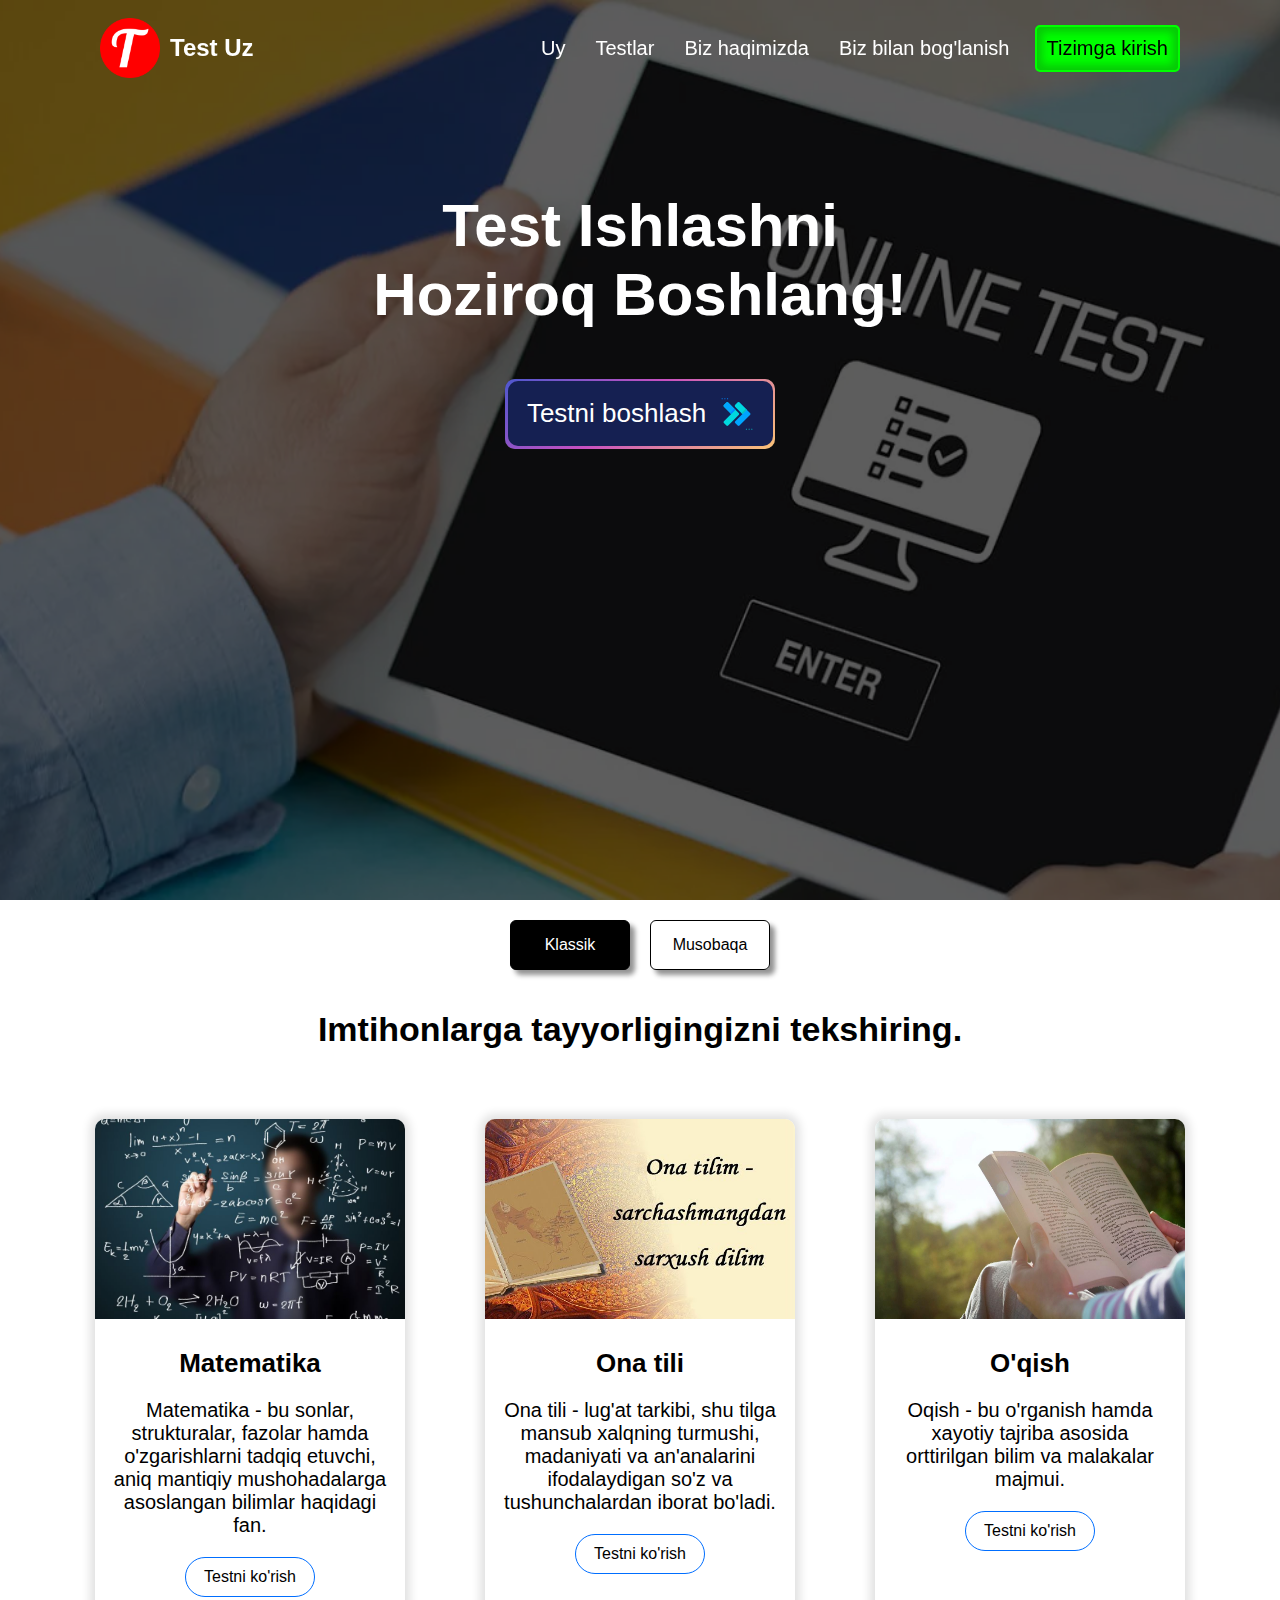
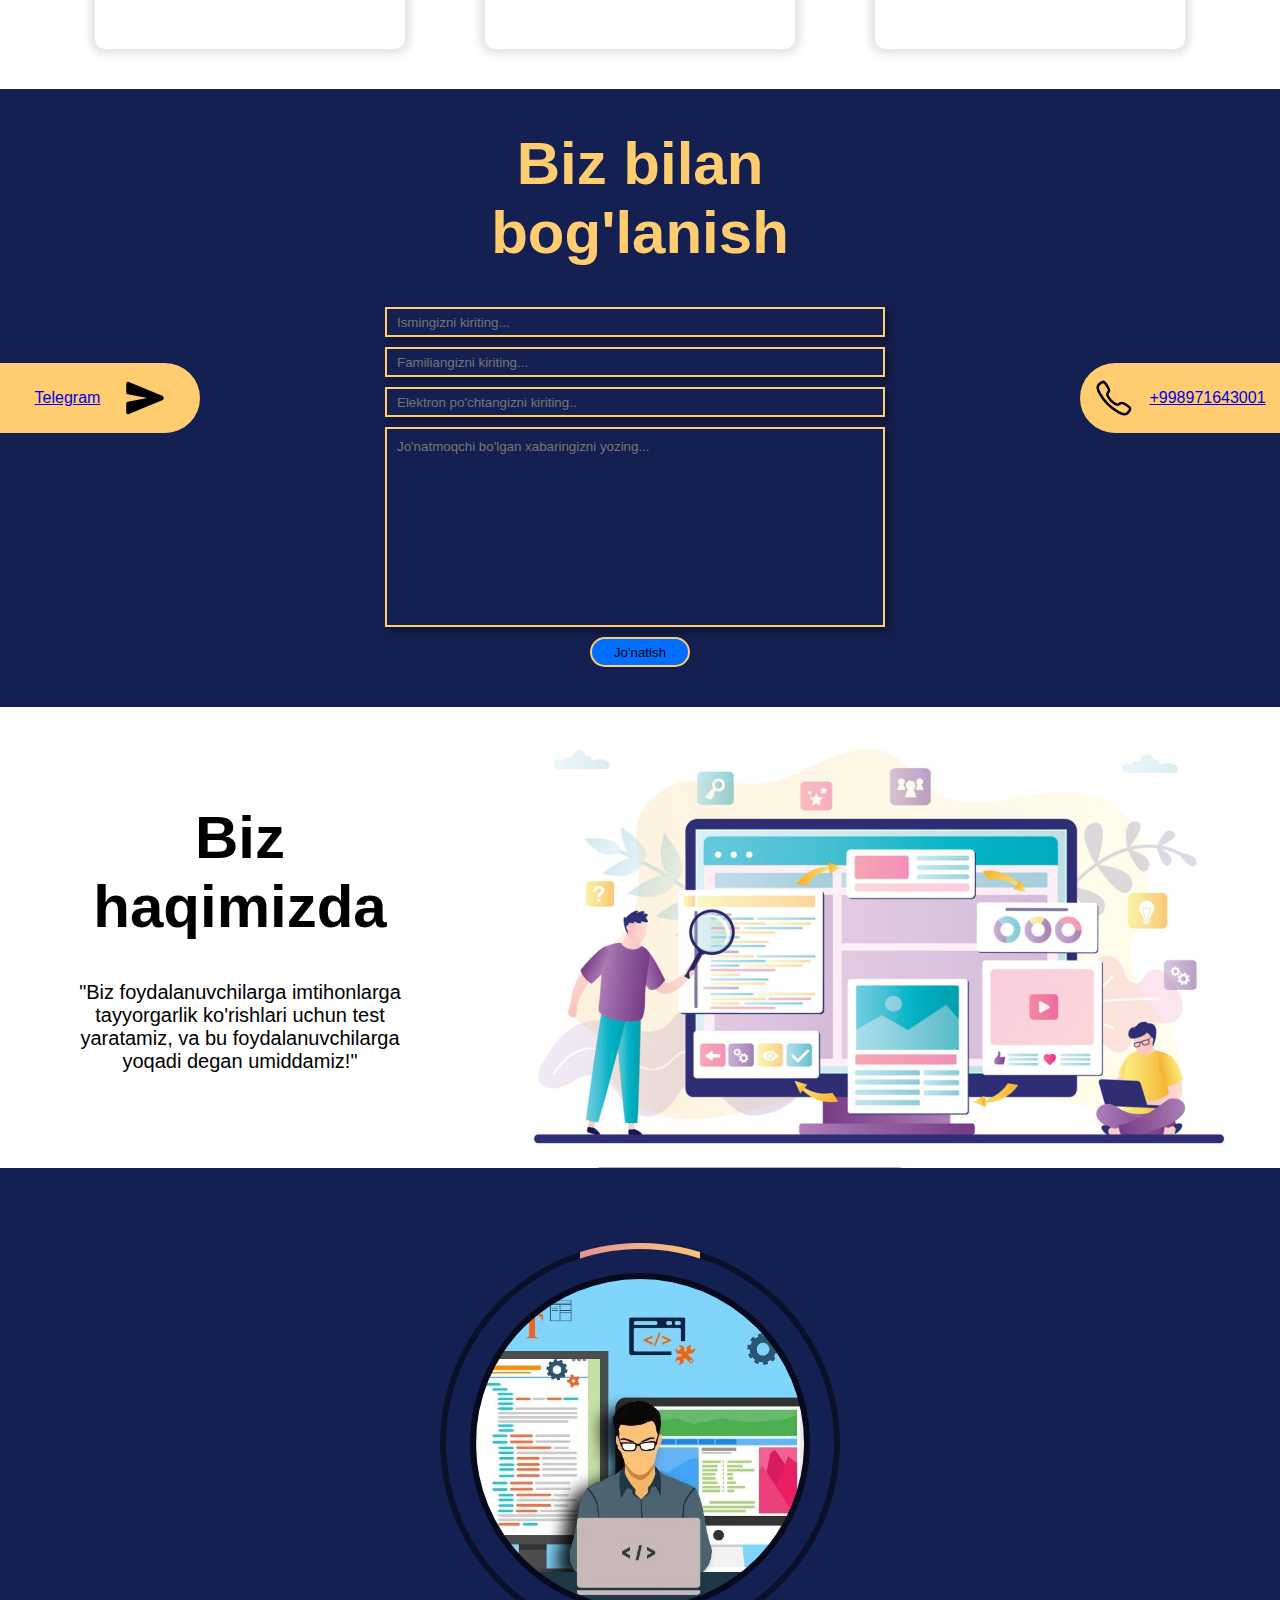
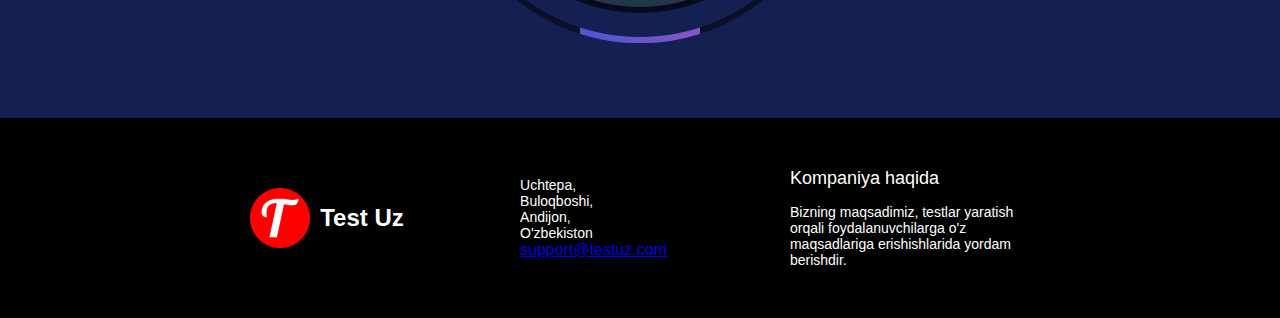
<file: index.html>
<!DOCTYPE html>
<html lang="en">

<head>
    <meta charset="UTF-8">
    <meta http-equiv="X-UA-Compatible" content="IE=edge">
    <meta name="viewport" content="width=device-width, initial-scale=1.0">
    <title>Test Uz</title>
    <link rel="stylesheet" href="./css/style.css">
    <link rel="icon" href="./favicon/apple-touch-icon.png">
    <link rel="stylesheet" href="./css/aos.css">
    <link rel="stylesheet" href="./css/media.css">
</head>

<body>
    <div class="loader">

        <!-- <div class="batareya"></div>
        <div class="bat"></div> -->
        <img src="./Magnify-1s-200px.svg" alt="">
        <img src="./Vanilla-1s-280px.svg" alt="">
        <!-- <img style="height: 100vh;" src="./b26f26df7184c899a5fb5f7873f87972.gif" alt=""> -->
    </div>

    <div class="titlwd"></div>

    <div class="web">
        <header id="home" class="header">
            <div class="header_bg">
                <nav class="nav d-f align-cen just-bet">
                    <a href="#!" class="logo d-f align-cen">
                        <img src="./favicon/android-chrome-192x192.png" alt="">
                        <h2 class="home_title">Test Uz</h2>
                    </a>
                    <div class="menuBtn"></div>
                    <ul class="nav_list d-f align-cen">
                        <li><a href="#home" class="nav_link">Uy</a></li>
                        <li><a href="./Quiz/sss.html" class="nav_link">Testlar</a></li>
                        <li><a href="#about" class="nav_link">Biz haqimizda</a></li>
                        <li><a href="#conta" class="nav_link">Biz bilan bog'lanish</a></li>
                        <a target="_blank" href="./Quiz/login.html" class="sign s1">Tizimga kirish</a>
                        <!-- <a target="_blank" href="#!" class="sign s1">Ro'yxatdan o'tish</a> -->
                    </ul>
                </nav>
                <div class="container">
                    <div class="test_bosh">
                        <h1 class="header_title">Test Ishlashni<br> Hoziroq Boshlang!</h1>
                        <div class="submit_button">
                            <div class="minSSS">
                                <a href="#teskt" class="button_link">Testni boshlash</a>
                                <img src="./images/right-arrow.png">
                            </div>
                        </div>
                    </div>
                </div>
            </div>
        </header>

        <section id="teskt" class="section-1">
            <div class="tugmalar">
                <div class="button N1">Klassik</div>
                <div class="button N2">Musobaqa</div>
            </div>
            <section class="mini_section-1">
                <div class="container-sp2">
                    <div class="abou">
                        <h3>O'z bilimingizni sinash uchun boshqalar bilan bellashing.</h3>
                        <p class="text-senter">"Siz boshqa insonlar bilan bellashib o'z bilimingizni sinashingiz mumkin.
                            Siz testlarni onlayn yechib bal olasiz, reytingingiz ko'tarilishi yoki tushib ketishi
                            mumkin. Musobaqa har xil sohalarda bo'lib o'tadi. Sizga 30 soniya vaqt beriladi agar shu
                            vaqt davomida javob topa olmasangiz siz noto'g'ri javob tapgan bo'lasiz shuning uchun javob
                            topishga harakat qiling. Har bir to'g'ri javob uchun 1000 ball beriladi.
                            Noto'g'ri javob uchun esa hech qanday ball ayrilmaydi."</p>
                    </div>
                    <a href="./Quiz/musobaqa.html" class="bow">Boshlash ></a>
                </div>
            </section>

            <section class="mini_section-2">
                <h2 class="main_title">Imtihonlarga tayyorligingizni tekshiring.</h2>
                <div class="top_cards">
                    <div class="main_card">
                        <img src="./images/UEXtSat8dF4S_TvXm9VelYbqyzz1UNHv.jpg" alt="">
                        <div class="content">
                            <h3 class="card_title">Matematika</h3>
                            <p class="card_text">Matematika - bu sonlar, strukturalar, fazolar hamda o'zgarishlarni
                                tadqiq
                                etuvchi, aniq mantiqiy mushohadalarga asoslangan bilimlar haqidagi fan.</p>
                            <div class="view">
                                <a target="_blank" href="./Quiz/sss.html" class="card_view"><span></span>Testni
                                    ko'rish</a>
                            </div>
                        </div>
                    </div>
                    <div class="main_card">
                        <img src="./images/ona-tili-fanidan-attestatsiya-savollari-2021.png" alt="">
                        <div class="content">
                            <h3 class="card_title">Ona tili</h3>
                            <p class="card_text">Ona tili - lug'at tarkibi, shu tilga mansub xalqning turmushi,
                                madaniyati
                                va
                                an'analarini ifodalaydigan so'z va tushunchalardan iborat bo'ladi.</p>
                            <div class="view">
                                <a target="_blank" href="./Quiz/sss.html" class="card_view"><span></span>Testni
                                    ko'rish</a>
                            </div>
                        </div>
                    </div>
                    <div class="main_card">
                        <img src="./images/1_l-vMhd0lOwGQFSjZxmM7iQ.png" alt="">
                        <div class="content">
                            <h3 class="card_title">O'qish</h3>
                            <p class="card_text">Oqish - bu o'rganish hamda xayotiy tajriba asosida orttirilgan bilim va
                                malakalar majmui.</p>
                            <div class="view">
                                <a target="_blank" href="./Quiz/sss.html" class="card_view"><span></span>Testni
                                    ko'rish</a>
                            </div>
                        </div>
                    </div>
                    <!-- <div class="addButton">
                        <div class="iconBox"><img src="./plujjjjs.svg" alt=""></div>
                        <p class="addText">Fan qo'shish</p>
                    </div> -->

                </div>

            </section>

        </section>

        <section class="section-2" id="conta">
            <div class="sfkjndgb">
                <div class="teleg"><a target="_blank" href="https://t.me/JACS_dev">Telegram</a><img
                        src="./images/send.svg" alt=""></div>
            </div>
            <div class="formDiv">
                <form action="mailto:dasturchisaidabror@gmail.com" method="post" class="conta_send">
                    <h2 class="conta_title">Biz bilan bog'lanish</h2>
                    <div class="inp_name">
                        <input required name="Name" type="text" placeholder="Ismingizni kiriting...">
                    </div>
                    <div class="inp_name">
                        <input required name="Suname" type="text" placeholder="Familiangizni kiriting...">
                    </div>
                    <div class="inp_emails">
                        <input required name="Email" type="email" class="email"
                            placeholder="Elektron po'chtangizni kiriting..">
                    </div>
                    <div class="mas">
                        <textarea required name="Message" id="" cols="30" rows="10" class="message"
                            placeholder="Jo'natmoqchi bo'lgan xabaringizni yozing..."></textarea>
                    </div>

                    <button type="submit" class="send_mes">
                        <a href="mailto:dasturchisaidabror@gmail.com">Jo'natish</a>
                    </button>

                </form>
            </div>
            <div class="dawdawd">
                <div class="calll"><img src="./images/call-outline.svg" alt=""><a
                        href="tel:(+998971643001)">+998971643001</a></div>
            </div>


        </section>

        <section id="about" class="section-3">
            <div class="container-sc2">
                <div class="about">
                    <h3>Biz haqimizda</h3>
                    <p>"Biz foydalanuvchilarga imtihonlarga tayyorgarlik ko'rishlari uchun test yaratamiz, va bu
                        foydalanuvchilarga yoqadi
                        degan umiddamiz!"</p>
                </div>
                <img src="./images/about-us-page-examples-1-61fd8f9784626-sej-1520x800.jpg" alt="">

            </div>
        </section>

        <section class="aboutDev">
            <div class="containerd">
                <div class="devBox">
                    <div class="devContent">
                        <img class="asdfg" src="./images/Developer.webp" alt="">
                        <h2>Asronov Saidabror<br><span>Dasturchi</span></h2>
                        <div class="alar">
                            <a target="_blank" href="https://www.instagram.com/jacsaidabror/"><img
                                    src="./images/logo-instagram.svg" alt=""></a>
                            <a target="_blank" href="https://github.com/Asronov-Saidabror"><img
                                    src="./images/logo-github.svg" alt=""></a>
                            <a target="_blank" href="https://www.facebook.com/profile.php?id=100080347134617"><img
                                    src="./images/logo-facebook.svg" alt=""></a>
                        </div>
                    </div>
                </div>
            </div>
        </section>

        <footer class="footer">
            <div class="container-32">
                <div class="col-3">
                    <div class="logo d-f align-cen">
                        <img src="./favicon/apple-touch-icon.png" alt="">
                        <h2 class="home_title">Test Uz</h2>
                    </div>
                </div>
                <div class="col-3">
                    <p class="pw">Uchtepa,<br> Buloqboshi,<br> Andijon,<br> O'zbekiston</p>
                    <a href="mailto:dasturchisaidabror@gmail.com">support@testuz.com</a>
                </div>
                <div class="col-3">
                    <p class="ps">Kompaniya haqida</p>
                    <p class="pw">Bizning maqsadimiz, testlar yaratish orqali foydalanuvchilarga o'z maqsadlariga
                        erishishlarida yordam berishdir.</p>
                </div>
            </div>
            <div class="copy">
                <h4>© 2022 Test Uz. Barcha huquqlar himoyalangan.</h4>
            </div>
        </footer>
        <a href="#home" class="topBox">
            <img src="./images/arrow-up-circle.svg" alt="">
        </a>
    </div>
    <div class="blackBg">
        <div class="addc"><img src="./images/close.svg" alt=""></div>
        <form class="addBox">
            <div class="drop">
                <img src="./images/images-outline.svg" alt="">
                <span class="text">Fan rasmini olib kelib tashlang.</span>
                <div class="or-con">
                    <span class="line"></span>
                    <span class="or">Yoki</span>
                    <span class="line"></span>
                </div>
                <label for="file-upload">Fayllarni ko'rib chiqish</label>
                <input type="file" id="file-upload" class="file-input" multiple>
            </div>
            <div class="progress"></div>
            <select class="Tinp">
                <option selected disabled>Fan nomi...</option>
                <option>Ingliz tili</option>
                <option>Rus tili</option>
                <option>Kimyo</option>
                <option>Biologiya</option>
                <option>Fizika</option>
                <option>Informatika</option>
                <option>Jismoniy tarbiya<o/ption> <option>Geografiya</option>
                <option>Adabiyot</option>
                <option>Tarix</option>
                <option>Tasviriy san'at</option>
                <option>Musiqa</option>
            </select>
            <textarea placeholder="Fan haqida..." id="" class="Tarea"></textarea>

            <button class="addb">Qo'shish</button>

        </form>
    </div>

    <div id="g_id_onload" data-client_id="415148079996-8kv5a5tthcaobgn7p4lu4tk15jr3475p.apps.googleusercontent.com"
        data-context="signin" data-login_uri="http://localhost:52330" data-nonce="" data-itp_support="true">
    </div>




    <script src="https://accounts.google.com/gsi/client" async defer></script>
    <!-- <script src="./js/aos.js"></script>
    <script>
        AOS.init();
        
    </script> -->
    <script src="./js/app.js"></script>

    <!-- https://github.com/Asronov-Saidabror/Test-Uz.git -->
</body>

</html>
</file>
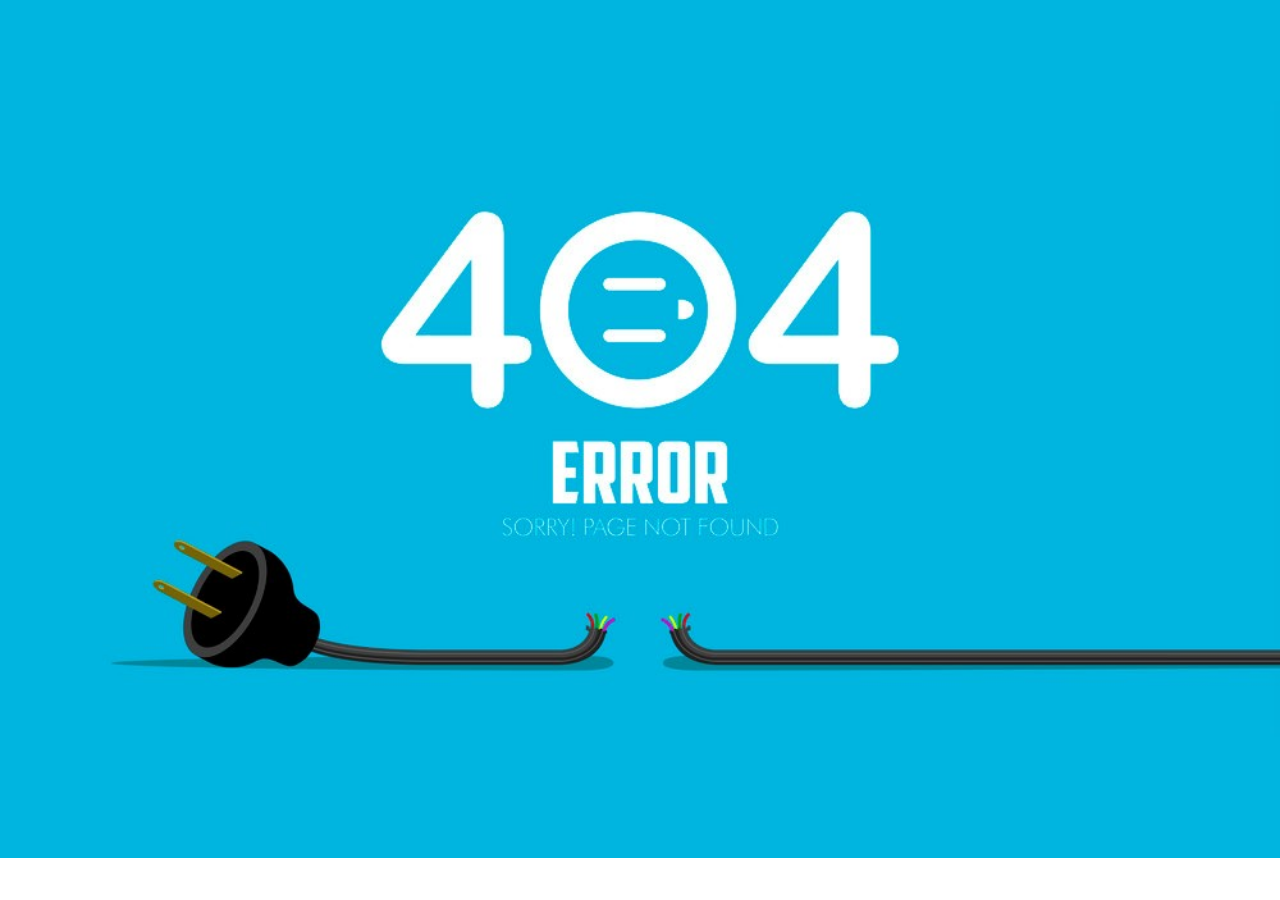
<file: test.html>
<!DOCTYPE html>
<html lang="en">
<head>
    <meta charset="UTF-8">
    <meta http-equiv="X-UA-Compatible" content="IE=edge">
    <meta name="viewport" content="width=device-width, initial-scale=1.0">
    <title>Document</title>
    <style>body{
            background: url('./images/404-error-website-not-found-graphic-design-vector-22271798.jpg')no-repeat center / cover;
            height: 90vh
        }
    </style>
</head>
<body>
    
</body>
</html>
</file>
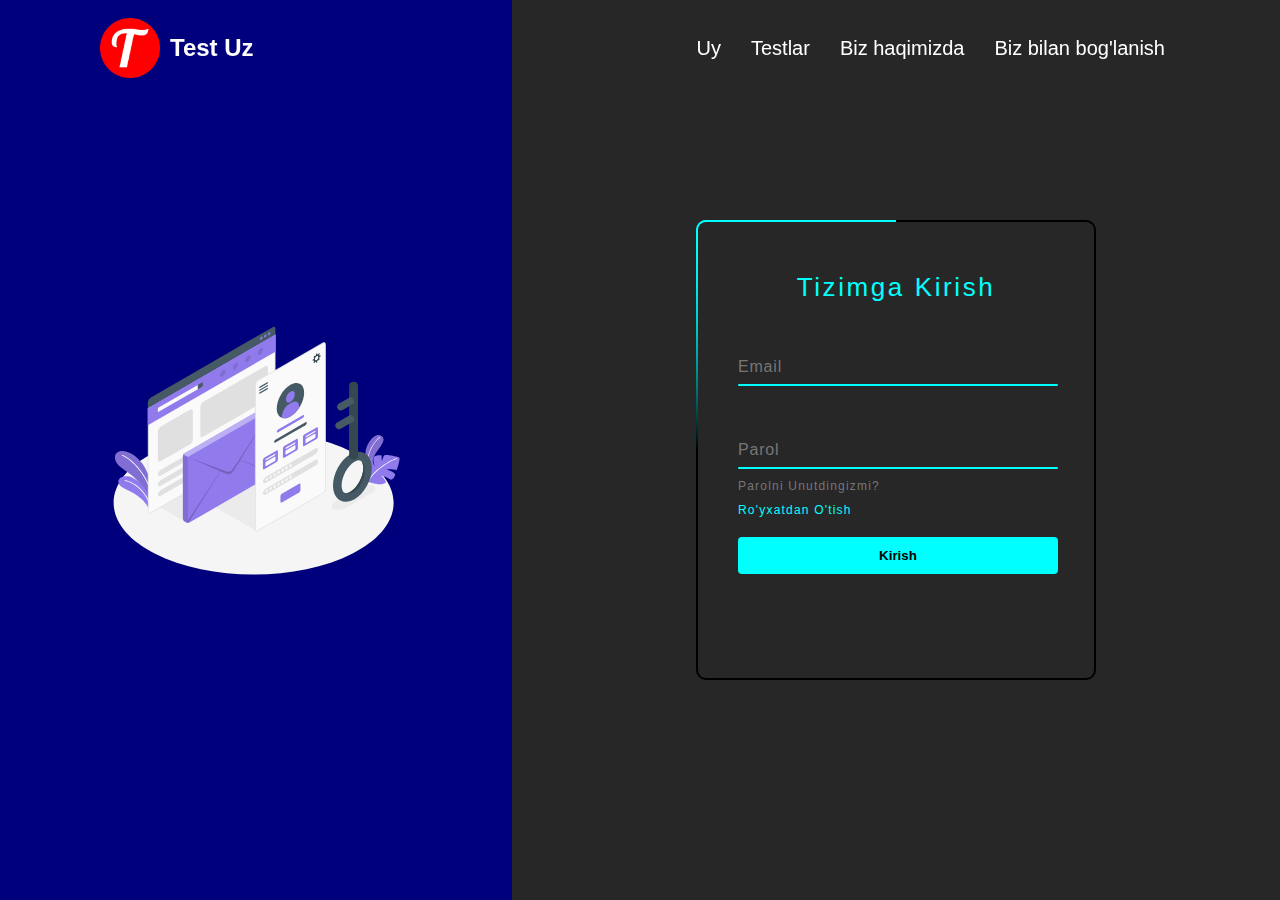
<file: Quiz/login.html>
<!DOCTYPE html>
<html lang="en">

<head>
    <meta charset="UTF-8">
    <meta http-equiv="X-UA-Compatible" content="IE=edge">
    <meta name="viewport" content="width=device-width, initial-scale=1.0">
    <meta name="google-signin-client_id"
        content="415148079996-8kv5a5tthcaobgn7p4lu4tk15jr3475p.apps.googleusercontent.com">
    <title>Test Uz | Kirish</title>
    <style>
        * {
            margin: 0;
            padding: 0;
            box-sizing: border-box;
            font-family: 'Trebuchet MS', 'Lucida Sans Unicode', 'Lucida Grande', 'Lucida Sans', Arial, sans-serif;
        }

        body {
            overflow: hidden;
            height: 100vh;

        }

        .container {
            display: flex;
            align-items: center;
            justify-content: space-between;
            height: 100vh;
        }

        .box {
            position: relative;
            width: 400px;
            height: 460px;
            background: black;
            border-radius: 10px;
            overflow: hidden;
        }

        .box::before {
            content: '';
            position: absolute;
            top: -50%;
            left: -50%;
            width: 400px;
            height: 460px;
            background: linear-gradient(0deg, transparent, aqua, aqua);
            transform-origin: bottom right;
            animation: annn 6s linear infinite;
        }

        .box::after {
            content: '';
            position: absolute;
            top: -50%;
            left: -50%;
            width: 400px;
            height: 460px;
            background: linear-gradient(0deg, transparent, aqua, aqua);
            transform-origin: bottom right;
            animation: annn 6s linear infinite;
            animation-delay: -3s;
        }

        @keyframes annn {
            0% {
                transform: rotate(0deg);
            }

            100% {
                transform: rotate(360deg);
            }
        }

        .form {
            position: absolute;
            inset: 2px;
            border-radius: 8px;
            background: rgb(39, 39, 39);
            z-index: 10;
            padding: 50px 40px;
            display: flex;
            flex-direction: column;
        }


        .form a {
            color: aqua;
            font-weight: 300;
            text-align: center;
            letter-spacing: 0.1em;
            text-decoration: none;
            font-size: 26px;
            cursor: pointer;
        }

        .inputBox {
            position: relative;
            width: 320px;
            margin-top: 35px;
        }

        .inputBox input {
            position: relative;
            width: 100%;
            padding: 20px 10px 10px;
            background: transparent;
            border: none;
            outline: none;
            color: black;
            font-size: 1em;
            letter-spacing: 0.05em;
            z-index: 10;
        }

        .inputBox span {
            position: absolute;
            left: 0;
            padding: 20px 0px 10px;
            font-size: 1em;
            color: rgb(118, 118, 118);
            pointer-events: none;
            letter-spacing: 0.05em;
            transition: 0.5s;
        }

        .inputBox input:valid~span,
        .inputBox input:focus~span {
            color: aqua;
            transform: translateY(-34px);
            font-size: 0.75em;
        }

        .inputBox i {
            position: absolute;
            left: 0;
            bottom: 0;
            width: 100%;
            height: 2px;
            background: aqua;
            border-radius: 4px;
            transition: 0.5s;
            pointer-events: none;
        }

        .inputBox input:valid~i,
        .inputBox input:focus~i {
            height: 44px;
        }

        .links {
            display: flex;
            align-items: flex-start;
            justify-content: center;
            flex-direction: column;
        }

        .links a {
            margin: 10px 0;
            font-size: 0.75em;
            color: rgb(118, 118, 118);
            text-decoration: none;
            transition: 0.5s;
        }

        .links a:nth-child(2) {
            margin-top: 0 !important;
        }

        .links a:hover,
        .links a:nth-child(2) {
            color: aqua;
        }

        input[type="submit"] {
            border: none;
            outline: none;
            background: aqua;
            padding: 11px 25px;
            width: 320px;
            margin-top: 10px;
            border-radius: 4px;
            font-weight: 600;
            margin-bottom: 20px;
            cursor: pointer;
        }

        input[type="submit"]:active {
            opacity: 0.8;
        }

        .nav {
            width: 100%;
            padding: 18px 100px;
            z-index: 990;
            position: fixed;
            transition: 0.5s ease;
            display: flex;
            align-items: center;
            justify-content: space-between;
        }

        .logo img {
            width: 60px;
            height: 60px;
            margin-right: 10px;
        }

        .logo {
            text-decoration: none;
            color: white;
            display: flex;
            align-items: center;
        }

        .nav_list {
            list-style: none;
            display: flex;
            align-items: center;
        }

        .nav_list li {
            padding: 15px;
            position: relative;
        }

        .nav_link {
            color: white;
            text-decoration: none;
            font-size: 20px;
        }

        .nav_list li::after {
            content: '';
            height: 3px;
            width: 0;
            border-radius: 10px;
            background: rgb(0, 255, 0);
            position: absolute;
            left: 0;
            bottom: -0px;
            transition: 0.5s ease;
        }

        .nav_list li:hover::after {
            width: 100%;
        }

        .sign {
            padding: 10px;
            border: 2px solid white;
            border-radius: 5px;
            margin-left: 10px;
            text-decoration: none;
            font-size: 20px;
            color: white;
        }

        .s1 {
            background: rgb(0, 255, 0);
            border: 2px solid rgb(0, 255, 0);
            color: black;
            box-shadow: inset 0 0 8px 5px rgba(30, 30, 30, 0.247);
        }

        .s1:hover {
            box-shadow: none;
        }

        .left-side {
            width: 40%;
            height: 100vh;
            background: rgb(0, 0, 124);
            display: flex;
            align-items: center;
            justify-content: center;
        }

        .left-side img {
            width: 60%;
        }

        .right-side {
            width: 60%;
            height: 100vh;
            background: rgb(39, 39, 39);
            display: flex;
            align-items: center;
            justify-content: center;
        }

        .g-signin2 {
            border: none;
            outline: none;
            background: aqua;
            padding: 11px 25px;
            width: 320px;
            margin-top: 10px;
            border-radius: 4px;
            font-weight: 600;
            cursor: pointer;
            display: flex;
            align-items: center;
            justify-content: center;
        }

        .google-logo {
            height: 30px;
            width: 30px;
            margin-right: 10px;
        }
    </style>
</head>

<body>
    <nav class="nav d-f align-cen just-bet">
        <a href="#!" class="logo d-f align-cen">
            <img src="../favicon/android-chrome-192x192.png" alt="">
            <h2 class="home_title">Test Uz</h2>
        </a>
        <ul class="nav_list d-f align-cen">
            <li><a href="../index.html" class="nav_link">Uy</a></li>
            <li><a href="./sss.html" class="nav_link">Testlar</a></li>
            <li><a href="../index.html#about" class="nav_link">Biz haqimizda</a></li>
            <li><a href="../index.html#conta" class="nav_link">Biz bilan bog'lanish</a></li>
        </ul>
    </nav>
    <div class="container">
        <div class="left-side"><img src="../images/logo-illustrator.svg" alt=""></div>
        <div class="right-side">
            <div class="box">
                <div class="form">
                    <a href="../index.html" title="Uyga qaytish">Tizimga Kirish</a>
                    <div class="inputBox">
                        <input type="text" required>
                        <span>Email</span>
                        <i></i>
                    </div>
                    <div class="inputBox">
                        <input type="password" required>
                        <span>Parol</span>
                        <i></i>
                    </div>
                    <div class="links">
                        <a href="#">Parolni Unutdingizmi?</a>
                        <a target="_blank" href="ro'yxat.html">Ro'yxatdan O'tish</a>
                    </div>
                    <input type="submit" value="Kirish">
                    <div id="g_id_onload"
                        data-client_id="415148079996-8kv5a5tthcaobgn7p4lu4tk15jr3475p.apps.googleusercontent.com"
                        data-context="signin" data-ux_mode="popup" data-login_uri="http://localhost:52330" data-nonce=""
                        data-auto_prompt="false">
                    </div>

                    <div class="g_id_signin" data-type="standard" data-shape="pill" data-theme="filled_blue"
                        data-text="continue_with" data-size="large" data-locale="uz" data-logo_alignment="left"
                        data-width="320">
                    </div>
                </div>
            </div>
        </div>
    </div>

    <script>
        function onSignIn(googleUser) {
            var profile = googleUser.getBasicProfile();
            console.log('ID: ' + profile.getId()); // Do not send to your backend! Use an ID token instead.
            console.log('Name: ' + profile.getName());
            console.log('Image URL: ' + profile.getImageUrl());
            console.log('Email: ' + profile.getEmail()); // This is null if the 'email' scope is not present.
        }

        function signOut() {
            var auth2 = gapi.auth2.getAuthInstance();
            auth2.signOut().then(function () {
                console.log('User signed out.');
            });
        }
        
    </script>


    <script src="https://accounts.google.com/gsi/client" async defer></script>
</body>

</html>
</file>
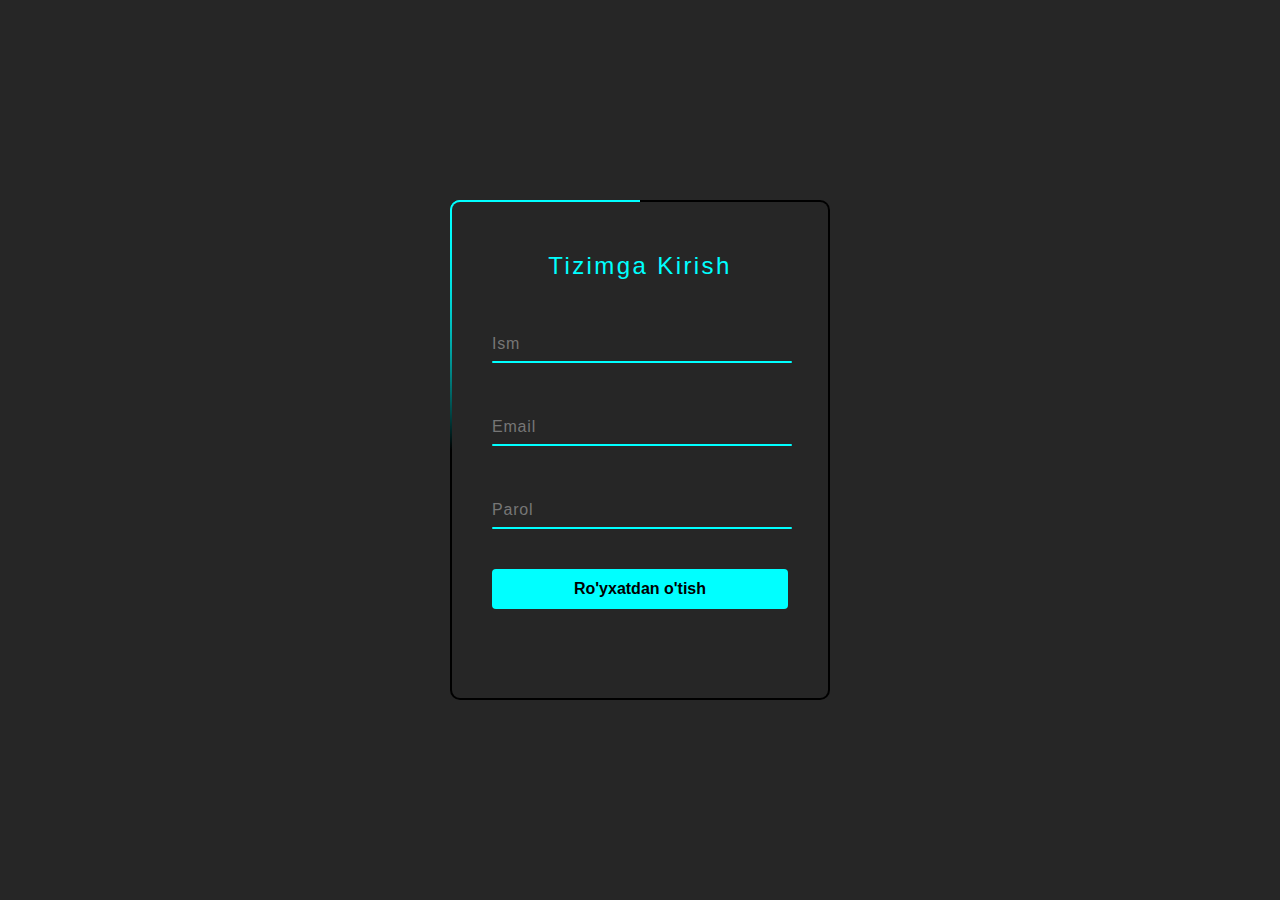
<file: Quiz/ro'yxat.html>
<!DOCTYPE html>
<html lang="en">

<head>
    <meta charset="UTF-8">
    <meta http-equiv="X-UA-Compatible" content="IE=edge">
    <meta name="viewport" content="width=device-width, initial-scale=1.0">
    <title>Test Uz | Ro'yxatdan o'tish</title>
    <style>
        * {
            margin: 0;
            padding: 0;
            box-sizing: border-box;
            font-family: 'Trebuchet MS', 'Lucida Sans Unicode', 'Lucida Grande', 'Lucida Sans', Arial, sans-serif;
        }

        body {
            overflow: hidden;
            display: flex;
            align-items: center;
            justify-content: center;
            min-height: 100vh;
            background: rgb(38, 38, 38);
        }

        .box {
            position: relative;
            width: 380px;
            height: 500px;
            background: black;
            border-radius: 10px;
            overflow: hidden;
        }

        .box::before {
            content: '';
            position: absolute;
            top: -50%;
            left: -50%;
            width: 380px;
            height: 500px;
            background: linear-gradient(0deg, transparent, aqua, aqua);
            transform-origin: bottom right;
            animation: annn 6s linear infinite;
        }

        .box::after {
            content: '';
            position: absolute;
            top: -50%;
            left: -50%;
            width: 380px;
            height: 500px;
            background: linear-gradient(0deg, transparent, aqua, aqua);
            transform-origin: bottom right;
            animation: annn 6s linear infinite;
            animation-delay: -3s;
        }

        @keyframes annn {
            0% {
                transform: rotate(0deg);
            }

            100% {
                transform: rotate(360deg);
            }
        }

        .form {
            position: absolute;
            inset: 2px;
            border-radius: 8px;
            background: rgb(38, 38, 38);
            z-index: 10;
            padding: 50px 40px;
            display: flex;
            flex-direction: column;
        }


        .form h2 {
            color: aqua;
            font-weight: 300;
            text-align: center;
            letter-spacing: 0.1em;
        }

        .inputBox {
            position: relative;
            width: 300px;
            margin-top: 35px;
        }

        .inputBox input {
            position: relative;
            width: 100%;
            padding: 20px 10px 10px;
            background: transparent;
            border: none;
            outline: none;
            color: black;
            font-size: 1em;
            letter-spacing: 0.05em;
            z-index: 10;
        }

        .inputBox span {
            position: absolute;
            left: 0;
            padding: 20px 0px 10px;
            font-size: 1em;
            color: rgb(118, 118, 118);
            pointer-events: none;
            letter-spacing: 0.05em;
            transition: 0.5s;
        }

        .inputBox input:valid~span,
        .inputBox input:focus~span {
            color: aqua;
            transform: translateY(-34px);
            font-size: 0.75em;
        }

        .inputBox i {
            position: absolute;
            left: 0;
            bottom: 0;
            width: 100%;
            height: 2px;
            background: aqua;
            border-radius: 4px;
            transition: 0.5s;
            pointer-events: none;
        }

        .inputBox input:valid~i,
        .inputBox input:focus~i {
            height: 44px;
        }

        #c4 {
            border: none;
            outline: none;
            background: aqua;
            padding: 11px 25px;
            width: 100%;
            margin-top: 10px;
            border-radius: 4px;
            font-weight: 600;
            cursor: pointer;
            margin-top: 40px;
            text-align: center;
            text-decoration: none;
            color: #000;
            margin-bottom: 20px;
        }

        #c4:active {
            opacity: 0.8;
        }
    </style>
</head>

<body>
    <div class="box">
        <div class="form">
            <h2>Tizimga Kirish</h2>
            <div class="inputBox">
                <input type="text" required>
                <span>Ism</span>
                <i></i>
            </div>
            <div class="inputBox">
                <input id="c2" type="text" required>
                <span>Email</span>
                <i></i>
            </div>
            <div class="inputBox">
                <input id="c3" type="password" required>
                <span>Parol</span>
                <i></i>
            </div>
            <a id="c4" onclick="sendEmail()" href="">Ro'yxatdan o'tish</a>
            <div id="g_id_onload"
                data-client_id="415148079996-8kv5a5tthcaobgn7p4lu4tk15jr3475p.apps.googleusercontent.com"
                data-context="signin" data-ux_mode="popup" data-login_uri="http://localhost:52330" data-nonce=""
                data-auto_prompt="false">
            </div>

            <div class="g_id_signin" data-type="standard" data-shape="pill" data-theme="filled_blue"
                data-text="continue_with" data-size="large" data-locale="uz" data-logo_alignment="left"
                data-width="300">
            </div>
        </div>
    </div>


    <script src="https://accounts.google.com/gsi/client" async defer></script>
    <script>
        var i3 = document.getElementById("c3");
        var href = document.getElementById("c4");
        var i2 = document.getElementById("c2").value


        function sendEmail() {
            Email.send({
                Host: "stmp.gmail.com",
                Username: "TestUz@gmail.com",
                Password: "aytoramami",
                To: i2,
                From: "dasturchisaidabror@gmail.com",
                Subject: "Tabriklaymiz",
                Body: `Tabriklaymiz, siz 'Test Uz' saytidan muvaffaqiyatli ro'yxatdan o'tdingiz. <br> Iltimos ssilkani bosing.`
            })
        }
    </script>

</body>

</html>
</file>
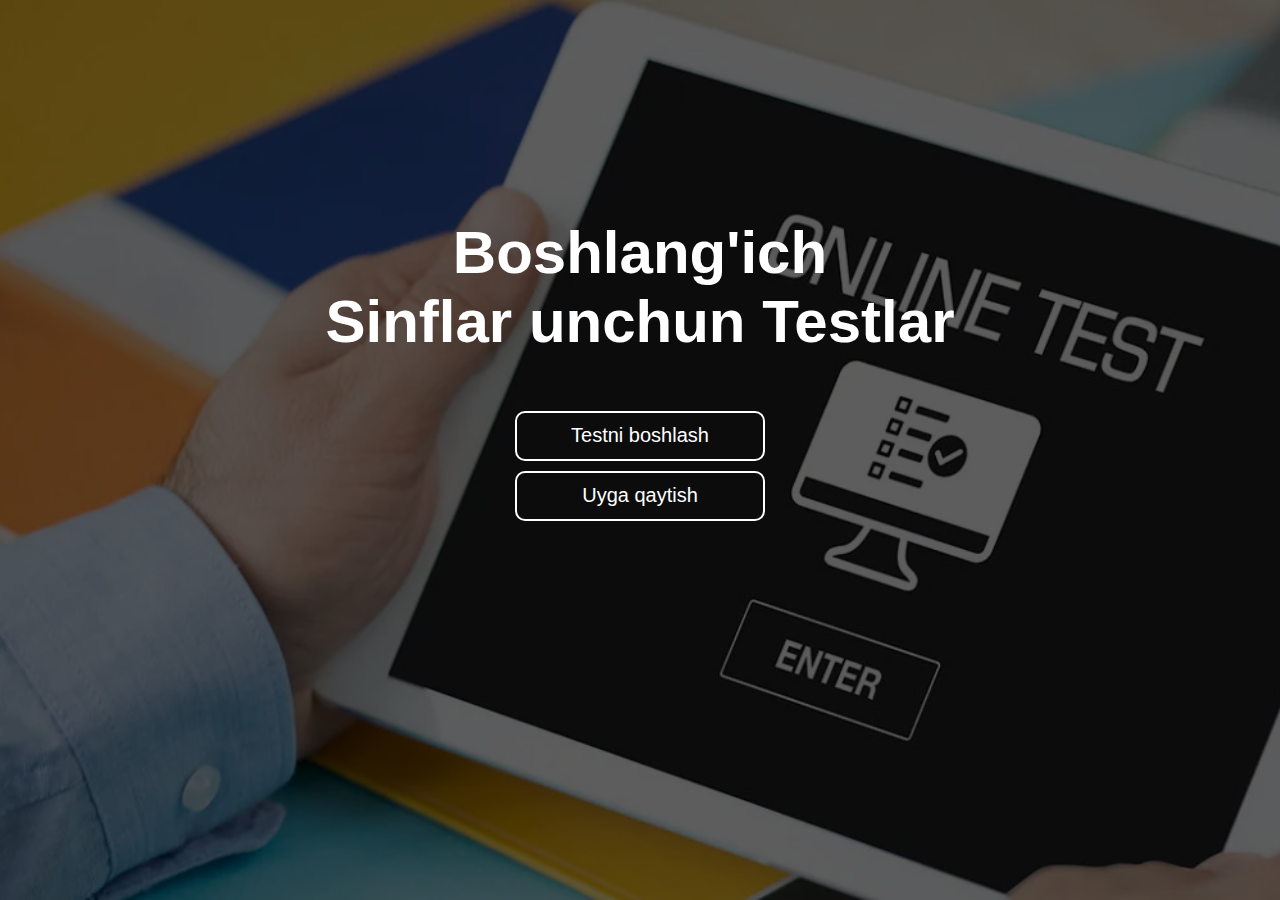
<file: Quiz/sss.html>
<!DOCTYPE html>
<html lang="en">

<head>
    <meta charset="UTF-8">
    <meta http-equiv="X-UA-Compatible" content="IE=edge">
    <meta name="viewport" content="width=device-width, initial-scale=1.0">
    <title>Test uz</title>
    <link rel="icon" href="../favicon/apple-touch-icon.png">
    <link rel="stylesheet" href="../css/style.css">
    <link rel="stylesheet" href="../css/media.css">
</head>

<body class="header">
    <div class="header_bg">
        <div class="test_bosh">
            <h1 class="header_title">Boshlang'ich<br> Sinflar unchun Testlar</h1>
            <div id="123" class="submit_buttond">
                Testni boshlash
            </div>
            <a href="../index.html" class="submit_buttond">
                Uyga qaytish
            </a>
        </div>
    </div>

    <div class="qorongi">
        <form class="oq">
            <h3 class="quiz_title">Iltimos, "Enter"ni bosing</h3>
            <!-- <div class="ggg"><input class="hsdjfkbl" type="text" placeholder="Ism"></div> -->
            <!-- <p class="ndso">Iltimos kerakli ma'lumotlarni kiriting</p> -->

            <!-- <div class="buttonslar">
                <div class="cansel-btn">Bekor qilish</div>
                <div id="456" class="submit-btn">Testni boshlash</div>
            </div> -->
        </form>
    </div>


    <script src="./sss.js"></script>
</body>

</html>
</file>
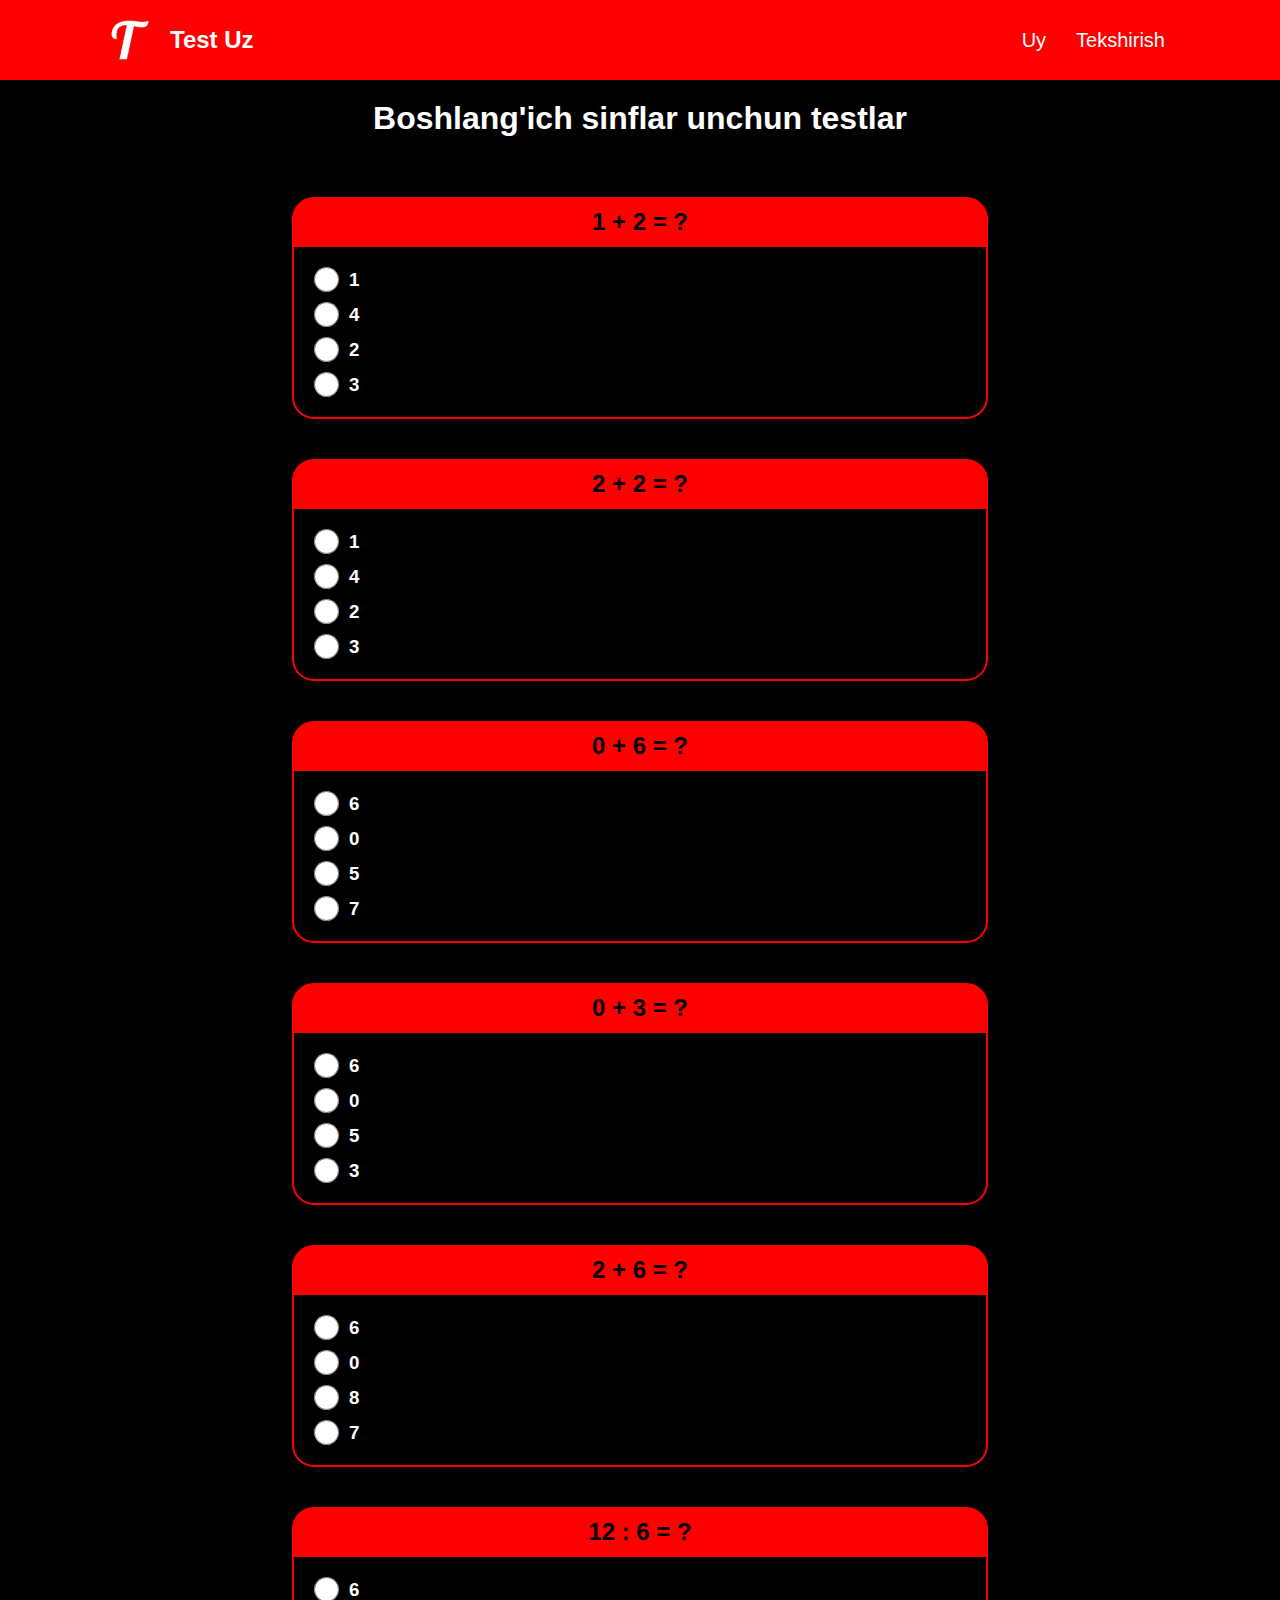
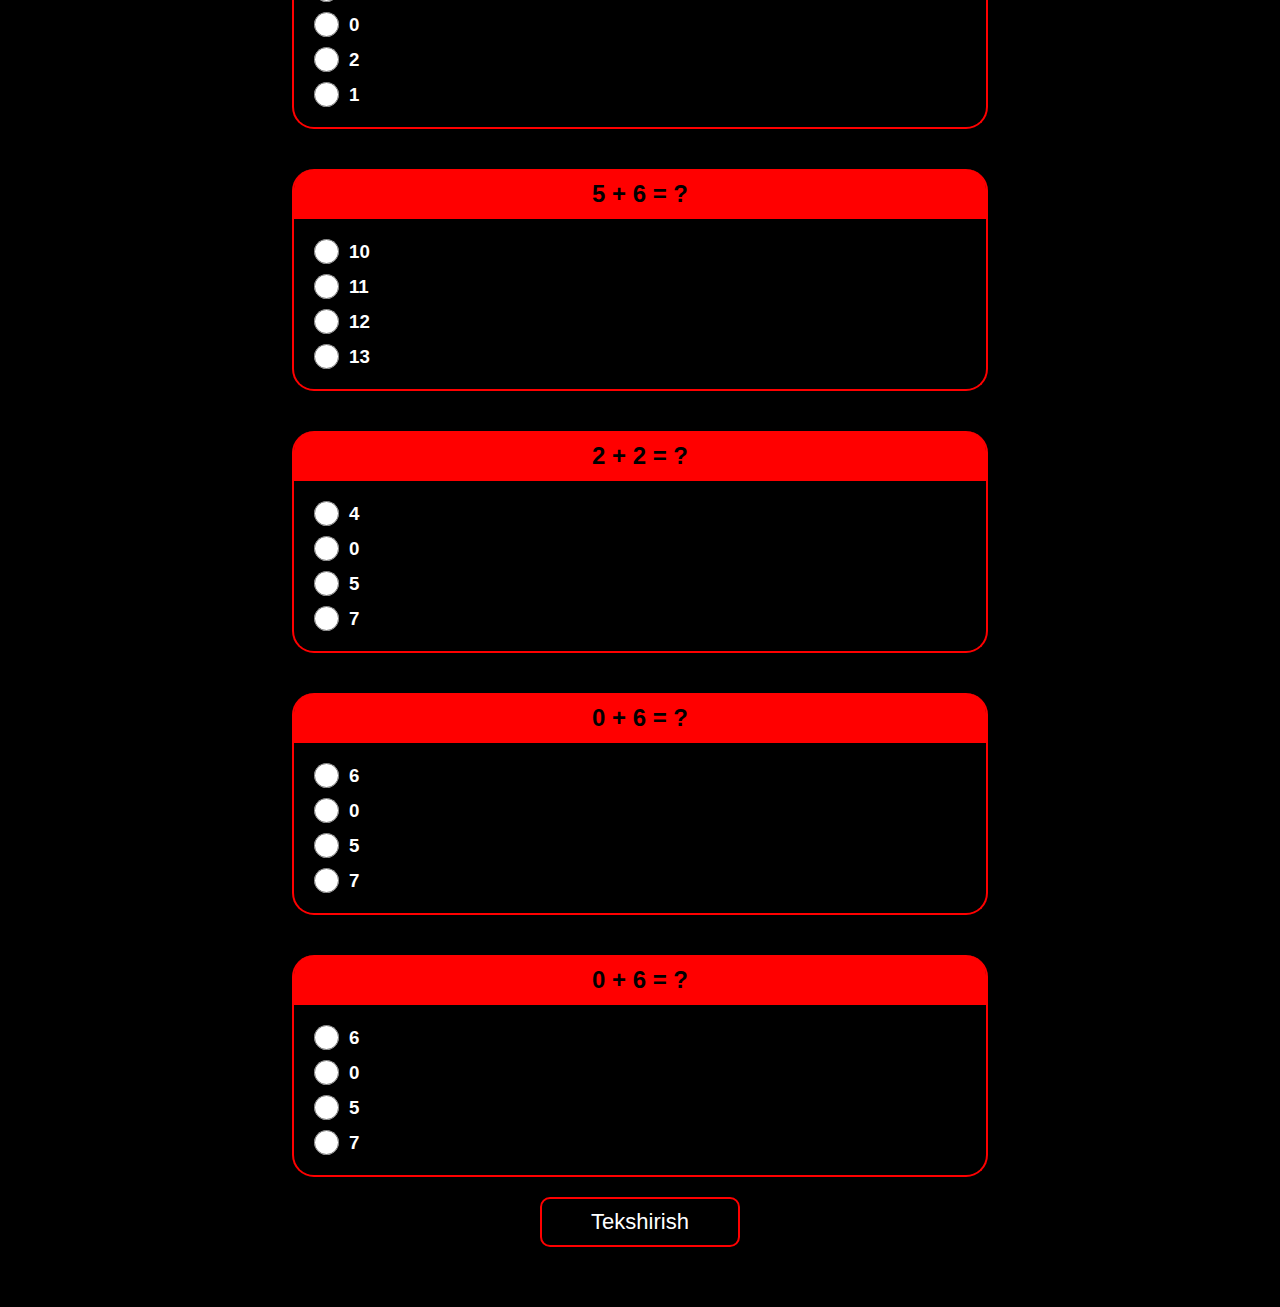
<file: Quiz/test.html>
<!DOCTYPE html>
<html lang="en">

<head>
    <meta charset="UTF-8">
    <meta http-equiv="X-UA-Compatible" content="IE=edge">
    <meta name="viewport" content="width=device-width, initial-scale=1.0">
    <title>Testlar</title>
    <link rel="icon" href="../favicon/apple-touch-icon.png">
    <link rel="stylesheet" href="./test.css">
</head>

<body>
    <div class="loader">
        <!-- <div class="batareya"></div>
        <div class="bat"></div> -->
        <img src="../Magnify-1s-200px.svg" alt="">
        <img src="../Vanilla-1s-280px.svg" alt="">
    </div>

    <div class="web">
        <nav class="nav">
            <div class="logo">
                <img src="../favicon/apple-touch-icon.png" alt="" class="logo-img">
                <h2 class="logo-title">Test Uz</h2>
            </div>
            <ul class="nav_list">
                <li><a href="../index.html" class="nav_link">Uy</a></li>
                <li><a href="#!" id="erd" class="nav_link">Tekshirish</a></li>
                <!-- <li><button></button></li> -->
            </ul>
        </nav>

        <from class="from_test">
            <h1 style="text-align: center;margin: 40px;color: white;">Boshlang'ich sinflar unchun testlar</h1>
            <section class="test_blog">
                <div class="test_title">
                    <h2>1 + 2 = ?</h2>
                </div>
                <div class="knopka">
                    <div class="tests">
                        <input class="radio" type="radio" name="name1" id="false">
                        <h3>1</h3>
                    </div>
                    <div class="tests">
                        <input class="radio" type="radio" name="name1" id="false">
                        <h3>4</h3>
                    </div>
                    <div class="tests">
                        <input class="radio" type="radio" name="name1" id="false">
                        <h3>2</h3>
                    </div>
                    <div class="tests">
                        <input class="radio" type="radio" name="name1" id="true">
                        <h3>3</h3>
                    </div>
                </div>
            </section>
            <section class="test_blog">
                <div class="test_title">
                    <h2>2 + 2 = ?</h2>
                </div>
                <div class="knopka">
                    <div class="tests">
                        <input class="radio" type="radio" name="name2" id="false">
                        <h3>1</h3>
                    </div>
                    <div class="tests">
                        <input class="radio" type="radio" name="name2" id="true">
                        <h3>4</h3>
                    </div>
                    <div class="tests">
                        <input class="radio" type="radio" name="name2" id="false">
                        <h3>2</h3>
                    </div>
                    <div class="tests">
                        <input class="radio" type="radio" name="name2" id="false">
                        <h3>3</h3>
                    </div>
                </div>
            </section>
            <section class="test_blog">
                <div class="test_title">
                    <h2>0 + 6 = ?</h2>
                </div>
                <div class="knopka">
                    <div class="tests">
                        <input class="radio" type="radio" name="name3" id="true">
                        <h3>6</h3>
                    </div>
                    <div class="tests">
                        <input class="radio" type="radio" name="name3" id="false">
                        <h3>0</h3>
                    </div>
                    <div class="tests">
                        <input class="radio" type="radio" name="name3" id="false">
                        <h3>5</h3>
                    </div>
                    <div class="tests">
                        <input class="radio" type="radio" name="name3" id="false">
                        <h3>7</h3>
                    </div>
                </div>
            </section>
            <section class="test_blog">
                <div class="test_title">
                    <h2>0 + 3 = ?</h2>
                </div>
                <div class="knopka">
                    <div class="tests">
                        <input class="radio" type="radio" name="name4" id="false">
                        <h3>6</h3>
                    </div>
                    <div class="tests">
                        <input class="radio" type="radio" name="name4" id="false">
                        <h3>0</h3>
                    </div>
                    <div class="tests">
                        <input class="radio" type="radio" name="name4" id="false">
                        <h3>5</h3>
                    </div>
                    <div class="tests">
                        <input class="radio" type="radio" name="name4" id="true">
                        <h3>3</h3>
                    </div>
                </div>
            </section>
            <section class="test_blog">
                <div class="test_title">
                    <h2>2 + 6 = ?</h2>
                </div>
                <div class="knopka">
                    <div class="tests">
                        <input class="radio" type="radio" name="name5" id="false">
                        <h3>6</h3>
                    </div>
                    <div class="tests">
                        <input class="radio" type="radio" name="name5" id="false">
                        <h3>0</h3>
                    </div>
                    <div class="tests">
                        <input class="radio" type="radio" name="name5" id="true">
                        <h3>8</h3>
                    </div>
                    <div class="tests">
                        <input class="radio" type="radio" name="name5" id="false">
                        <h3>7</h3>
                    </div>
                </div>
            </section>
            <section class="test_blog">
                <div class="test_title">
                    <h2>12 : 6 = ?</h2>
                </div>
                <div class="knopka">
                    <div class="tests">
                        <input class="radio" type="radio" name="name6" id="false">
                        <h3>6</h3>
                    </div>
                    <div class="tests">
                        <input class="radio" type="radio" name="name6" id="false">
                        <h3>0</h3>
                    </div>
                    <div class="tests">
                        <input class="radio" type="radio" name="name6" id="true">
                        <h3>2</h3>
                    </div>
                    <div class="tests">
                        <input class="radio" type="radio" name="name6" id="false">
                        <h3>1</h3>
                    </div>
                </div>
            </section>
            <section class="test_blog">
                <div class="test_title">
                    <h2>5 + 6 = ?</h2>
                </div>
                <div class="knopka">
                    <div class="tests">
                        <input class="radio" type="radio" name="name7" id="false">
                        <h3>10</h3>
                    </div>
                    <div class="tests">
                        <input class="radio" type="radio" name="name7" id="true">
                        <h3>11</h3>
                    </div>
                    <div class="tests">
                        <input class="radio" type="radio" name="name7" id="false">
                        <h3>12</h3>
                    </div>
                    <div class="tests">
                        <input class="radio" type="radio" name="name7" id="false">
                        <h3>13</h3>
                    </div>
                </div>
            </section>
            <section class="test_blog">
                <div class="test_title">
                    <h2>2 + 2 = ?</h2>
                </div>
                <div class="knopka">
                    <div class="tests">
                        <input class="radio" type="radio" name="name8" id="true">
                        <h3>4</h3>
                    </div>
                    <div class="tests">
                        <input class="radio" type="radio" name="name8" id="false">
                        <h3>0</h3>
                    </div>
                    <div class="tests">
                        <input class="radio" type="radio" name="name8" id="false">
                        <h3>5</h3>
                    </div>
                    <div class="tests">
                        <input class="radio" type="radio" name="name8" id="false">
                        <h3>7</h3>
                    </div>
                </div>
            </section>
            <section class="test_blog">
                <div class="test_title">
                    <h2>0 + 6 = ?</h2>
                </div>
                <div class="knopka">
                    <div class="tests">
                        <input class="radio" type="radio" name="name9" id="true">
                        <h3>6</h3>
                    </div>
                    <div class="tests">
                        <input class="radio" type="radio" name="name9" id="false">
                        <h3>0</h3>
                    </div>
                    <div class="tests">
                        <input class="radio" type="radio" name="name9" id="false">
                        <h3>5</h3>
                    </div>
                    <div class="tests">
                        <input class="radio" type="radio" name="name9" id="false">
                        <h3>7</h3>
                    </div>
                </div>
            </section>
            <section class="test_blog">
                <div class="test_title">
                    <h2>0 + 6 = ?</h2>
                </div>
                <div class="knopka">
                    <div class="tests">
                        <input class="radio" type="radio" name="name10" id="true">
                        <h3>6</h3>
                    </div>
                    <div class="tests">
                        <input class="radio" type="radio" name="name10" id="false">
                        <h3>0</h3>
                    </div>
                    <div class="tests">
                        <input class="radio" type="radio" name="name10" id="false">
                        <h3>5</h3>
                    </div>
                    <div class="tests">
                        <input class="radio" type="radio" name="name10" id="false">
                        <h3>7</h3>
                    </div>
                </div>
            </section>

            <div id="erd" class="button">
                Tekshirish
            </div>
        </from>
    </div>




    <script src="./test.js"></script>
</body>

</html>
</file>
<file: css/style.css>
* {
    margin: 0;
    padding: 0;
    position: relative;
    box-sizing: border-box;
    font-family: 'Trebuchet MS', 'Lucida Sans Unicode', 'Lucida Grande', 'Lucida Sans', Arial, sans-serif;
}

body {
    overflow-x: hidden;
}

:root {
    --red: rgb(255, 0, 0);
    --black: #000;
    --white: #fff;
    --green-y: rgb(0, 255, 0);
    --yellow: #ffff00;
    --blue: rgb(0, 110, 255);
    --white-bl: rgb(202, 202, 202);

    --title-text: 60px;
    --text: 26px;
    --link: 20px;
    --max-text: 34px;
    --min-text: 18px;

    --col-1: calc(100% / 12);
    --col-2: calc(100% / 12 * 2);
    --col-3: calc(100% / 12 * 3);
    --col-4: calc(100% / 12 * 4);
    --col-5: calc(100% / 12 * 5);
    --col-6: calc(100% / 12 * 6);
    --col-7: calc(100% / 12 * 7);
    --col-8: calc(100% / 12 * 8);
    --col-9: calc(100% / 12 * 9);
    --col-10: calc(100% / 12 * 10);
    --col-11: calc(100% / 12 * 11);
    --col-12: calc(100%);
}

.col-1 {
    width: var(--col-1);
    padding: 0 15px;
}

.col-2 {
    width: var(--col-2);
    padding: 0 15px;
}

.col-3 {
    width: var(--col-3);
    padding: 0 15px;
}

.col-4 {
    width: var(--col-4);
    padding: 0 15px;
}

.col-5 {
    width: var(--col-5);
    padding: 0 15px;
}

.col-6 {
    width: var(--col-6);
    padding: 0 15px;
}

.col-7 {
    width: var(--col-7);
    padding: 0 15px;
}

.col-8 {
    width: var(--col-8);
    padding: 0 15px;
}

.col-9 {
    width: var(--col-9);
    padding: 0 15px;
}

.col-10 {
    width: var(--col-10);
    padding: 0 15px;
}

.col-11 {
    width: var(--col-11);
    padding: 0 15px;
}

.col-12 {
    width: var(--col-12);
    padding: 0 15px;
}

.container {
    max-width: 90%;
    width: 100%;
    padding-left: 15px;
    padding-right: 15px;
    margin: 0 auto;
}

.row {
    display: flex;
    flex-wrap: wrap;
    margin: 0 -15px;
}

.d-f {
    display: flex;
}

.just-cen {
    justify-content: center;
}

.just-bet {
    justify-content: space-between;
}

.align-cen {
    align-items: center;
}

.text-senter {
    text-align: center;
    font-size: 20px;
    font-style: italic;
}

.flx-wrap {
    display: flex;
    flex-wrap: wrap;
}

.flx_column {
    flex-direction: column;
}

html {
    scroll-behavior: smooth;
}

.header {
    background: url('../images/l.png') no-repeat center / cover;
    height: 100vh;
    width: 100%;
    display: flex;
    background-attachment: fixed;
}

.header_bg {
    width: 100%;
    height: 100vh;
    background: #000000a2;
    align-items: center;
    margin: 0;
}

.nav {
    width: 100%;
    padding: 18px 100px;
    z-index: 990;
    position: fixed;
    transition: 0.5s ease;
}

nav.nav2 {
    background: rgb(255, 0, 0);
    padding: 8px 80px;
    top: 0;
}

nav.nav3 {
    top: -80px;
}

nav.nav2:hover {
    background: var(--red);
}

.nav_list {
    list-style: none;
}

.nav_list li {
    padding: 15px;
    position: relative;
}

.nav_link {
    color: var(--white);
    text-decoration: none;
    font-size: var(--link);
}

.nav_list li::after {
    content: '';
    height: 3px;
    width: 0;
    border-radius: 10px;
    background: var(--green-y);
    position: absolute;
    left: 0;
    bottom: -0px;
    transition: 0.5s ease;
}

.nav_list li:hover::after {
    width: 100%;
}

.sign {
    padding: 10px;
    border: 2px solid var(--white);
    border-radius: 5px;
    margin-left: 10px;
    text-decoration: none;
    font-size: var(--link);
    color: var(--white);
}

.s2:hover {
    background: rgba(0, 0, 0, 0.219);
}

.s1 {
    background: var(--green-y);
    border: 2px solid var(--green-y);
    color: var(--black);
    box-shadow: inset 0 0 8px 5px rgba(30, 30, 30, 0.247);
}

.s1:hover {
    box-shadow: none;
}

.logo img {
    width: 60px;
    height: 60px;
    margin-right: 10px;
}

.logo {
    text-decoration: none;
    color: var(--white);
}

.test_bosh {
    display: flex;
    align-items: center;
    justify-content: center;
    flex-direction: column;
    margin-top: 17%;
    transition: 0.5s;
}

.titlwd {
    display: none;
    align-items: center;
    justify-content: center;
    background: url('../images/360_F_413926200_GjEKRqYifPHPp5BszSVfP4HPNqJM2ct8.jpg') no-repeat center / cover;
    height: 100vh;
    z-index: 999;
    overflow: hidden;
}

.header_title {
    color: var(--white);
    font-size: var(--title-text);
    text-align: center;
    display: flex;
    flex-direction: column;
    align-items: center;
    justify-content: center;
    margin-bottom: 50px;
}

.submit_button {
    width: 270px;
    height: 70px;
    overflow: hidden;
    display: flex;
    align-items: center;
    justify-content: center;
    cursor: pointer;
    border-radius: 10px;
    transition: 0.5s ease;
    position: relative;
    background: rgb(73, 73, 73);
    animation: wiggle 2s linear infinite;
}

@keyframes wiggle {

    0%,
    7% {
        transform: rotateZ(0);
    }

    15% {
        transform: rotateZ(-15deg);
    }

    20% {
        transform: rotateZ(10deg);
    }

    25% {
        transform: rotateZ(-10deg);
    }

    30% {
        transform: rotateZ(6deg);
    }

    35% {
        transform: rotateZ(-4deg);
    }

    40%,
    100% {
        transform: rotateZ(0);
    }
}

.submit_button::before {
    content: '';
    position: absolute;
    width: 300px;
    height: 70px;
    background: linear-gradient(140deg, #4158D0 0%, #C850C0 46%, #FFCC70 100%);
    animation: e4e4 5s linear infinite;
    transition: 0.5s;
}

@keyframes e4e4 {
    0% {
        transform: rotate(0deg);
    }

    100% {
        transform: rotate(360deg);
    }
}

.minSSS {
    width: 265px;
    height: 65px;
    overflow: hidden;
    display: flex;
    align-items: center;
    justify-content: center;
    cursor: pointer;
    border-radius: 10px;
    transition: 0.5s ease;
    background: #152052;

}

.minSSS img {
    z-index: 900;
}

.button_link {
    text-align: center;
    font-size: var(--text);
    color: #fff;
    text-decoration: none;
    margin-right: 15px;
    z-index: 900;
}

.section-1 {
    /* display: flex;
    align-items: center;
    justify-content: center; */
    background: rgb(255, 255, 255);
}

.tugmalar {
    display: flex;
    align-items: center;
    justify-content: center;
}


.main_title {
    text-align: center;
    font-size: var(--max-text);
    padding: 20px 0 30px 0;
}

.top_cards {
    display: flex;
    align-items: center;
    justify-content: center;
    flex-wrap: wrap;
}

.main_card {
    width: 310px;
    min-height: 530px;
    background: rgb(255, 255, 255);
    margin: 40px;
    border-radius: 10px;
    cursor: pointer;
    box-shadow: 0 0 10px 5px rgba(0, 0, 0, 0.116);
    transition: 0.3s ease;
}

.main_card:hover {
    box-shadow: 0 0 10px 10px rgba(0, 0, 0, 0.171);
}

.content {
    padding: 15px;
}

.main_card img {
    width: 100%;
    border-top-left-radius: 10px;
    border-top-right-radius: 10px;
    height: 200px;
}

.bot_cards {
    display: flex;
    align-items: center;
    justify-content: center;
}

.card_title {
    text-align: center;
    font-size: var(--text);
    margin-bottom: 20px;
    margin-top: 10px;
}

.card_text {
    text-align: center;
    font-size: var(--link);
    margin-bottom: 20px;
}

.view {
    display: flex;
    align-items: center;
    justify-content: center;
}

.card_view {
    width: 130px;
    height: 40px;
    border: 1px solid var(--blue);
    border-radius: 20px;
    display: flex;
    align-items: center;
    justify-content: center;
    position: relative;
    background: transparent;
    overflow: hidden;
    z-index: 1;
    text-decoration: none;
    color: var(--black);
}

.card_view span {
    width: 0;
    height: 100%;
    background: var(--blue);
    border-radius: 20px;
    position: absolute;
    left: 0;
    bottom: 0;
    transition: 0.5s ease;
    z-index: -1;
}

.card_view:hover span {
    width: 100%;
}

.card_view:hover {
    border: none;
}

.about {
    padding: 60px;
    display: flex;
    flex-direction: column;
    align-items: center;
    justify-content: center;
}

.abou {
    padding: 60px;
    display: flex;
    flex-direction: column;
    align-items: center;
    justify-content: center;
}

.mini_section-1 {
    display: none;
}

.about h3 {
    text-align: center;
    font-size: var(--title-text);
    padding-bottom: 40px;
}

.abou h3 {
    text-align: center;
    font-size: var(--max-text);
    padding-bottom: 40px;
}



.about p {
    text-align: center;
    font-size: var(--link);
}

.footer {
    background: var(--black);
    display: flex;
    align-items: center;
    justify-content: center;
}

.container-32 {
    display: flex;
    align-items: center;
    justify-content: center;
    padding-top: 50px;
    padding-bottom: 50px;
}

.pw {
    color: var(--white);
    font-size: 14px;
}

.ps {
    font-size: var(--min-text);
    color: var(--white);
    margin-bottom: 15px;
}

.container-sc2 {
    display: flex;
    align-items: center;
    justify-content: center;
}

.container-sc2 img {
    width: 800px;
    margin-top: 40px;
}

.container-sp2 {
    display: flex;
    align-items: center;
    justify-content: center;
    flex-direction: column;
}

.fdse {
    width: 90%;
    margin-bottom: 30px;
}

.fdsdd {
    width: 50%;
    margin-bottom: 30px;
}

.bow {
    width: 180px;
    height: 50px;
    background: rgb(57, 57, 57);
    color: #fff;
    cursor: pointer;
    border-radius: 6px;
    display: flex;
    align-items: center;
    justify-content: center;
    margin-bottom: 50px;
    text-decoration: none;
    transition: 0.8s ease;
    transform: rotateX(360deg);
}

.bow:hover {
    background: #000;
}

.section-2 {
    background: #152052;
    min-height: 550px;
    padding: 40px 0 40px 0;
    display: flex;
    align-items: center;
    justify-content: center;
}

.conta_send {
    display: flex;
    align-items: center;
    justify-content: center;
    flex-direction: column;
}

.conta_title {
    font-size: var(--title-text);
    text-align: center;
    margin-bottom: 40px;
    color: #FFCC70;
}

.inp_name {
    display: flex;
    align-items: center;
    justify-content: center;
}

.inp_name input {
    width: 500px;
    height: 30px;
    background: transparent;
    box-shadow: 5px 5px 8px rgba(0, 0, 0, 0.384);
    border: 2px solid #FFCC70;
    outline: none;
    padding: 10px;
    margin: 0 10px 10px 0px;
    color: #FFCC70;
}

.inp_emails {
    display: flex;
    align-items: center;
    justify-content: center;
}

.email {
    width: 500px;
    height: 30px;
    background: transparent;
    box-shadow: 5px 5px 8px rgba(0, 0, 0, 0.384);
    border: 2px solid #FFCC70;
    outline: none;
    margin: 0 10px 10px 0;
    padding: 10px;
    color: #FFCC70;
}

.message {
    width: 500px;
    height: 200px;
    background: transparent;
    box-shadow: 5px 5px 8px rgba(0, 0, 0, 0.384);
    border: 2px solid #FFCC70;
    outline: none;
    margin: 0 10px 10px 0;
    padding: 10px;
    resize: none;
    color: #FFCC70;
}

.mas {
    display: flex;
    align-items: center;
    justify-content: center;
}

.send_mes {
    display: flex;
    align-items: center;
    justify-content: center;
    width: 100px;
    height: 30px;
    background: var(--blue);
    border-radius: 20px;
    cursor: pointer;
    border: 2px solid #FFCC70;
}

.send_mes a {
    text-decoration: none;
    color: var(--black);
}

.qorongi {
    width: 100%;
    height: 100vh;
    position: fixed;
    z-index: 999;
    top: 0;
    background: rgba(0, 0, 0, 0.7);
    display: none;
    opacity: 0;
    transition: 0.5s;
    justify-content: center;
    align-items: center;
}

.oq {
    width: 50%;
    min-height: 100px;
    background: var(--white);
    border-radius: 10px;
}

.quiz_title {
    font-size: var(--text);
    text-align: center;
    margin: 40px 0 20px 0;
}

.ggg {
    display: flex;
    align-items: center;
    justify-content: center;
}

.hsdjfkbl {
    width: 95%;
    border-top: none;
    border-left: none;
    border-right: none;
    padding: 10px;
    height: 40px;
    font-size: var(--link);
    outline: none;
}

.buttonslar {
    display: flex;
    align-items: center;
    justify-content: flex-end;
    margin-top: 20px;
}

.submit-btn {
    width: 150px;
    display: flex;
    align-items: center;
    justify-content: center;
    height: 40px;
    color: var(--white);
    cursor: pointer;
    margin: 0 20px 20px 0;
    background: var(--blue);
    border-radius: 10px;
    text-align: center;
}

.cansel-btn {
    width: 150px;
    display: flex;
    align-items: center;
    justify-content: center;
    height: 40px;
    background: var(--white-bl);
    cursor: pointer;
    margin: 0 20px 20px;
    color: var(--blue);
    border-radius: 10px;
    text-align: center;
}

.copy {
    display: none;
    align-items: center;
    justify-content: center;
    margin: 40px 0;
}

.copy h4 {
    text-align: center;
    color: #fff;
}

.ndso {
    text-align: center;
    color: var(--red);
    font-size: 16px;
    margin-top: 15px;
    display: none;
}

.submit_buttond {
    width: 250px;
    height: 50px;
    border: 2px solid var(--white);
    display: flex;
    align-items: center;
    justify-content: center;
    border-radius: 10px;
    transition: 0.5s ease;
    font-size: 20px;
    color: white;
    cursor: pointer;
    margin: 5px;
    text-decoration: none;
}

.submit_buttond:hover {
    background: var(--white);
    color: #000;
}

.loader {
    background: rgb(0, 0, 0);
    width: 100%;
    height: 100vh;
    display: flex;
    align-items: center;
    justify-content: center;
    flex-direction: column;
}

.loader h2 {
    color: #fff;
    font-size: 30px;
    margin-top: 20px
}

.batareya {
    width: 25px;
    height: 10px;
    border: 1px solid white;
    border-radius: 3px;
}

.bat {
    width: 100px;
    height: 200px;
    border: 1px solid white;
    border-radius: 5px;
    position: relative;
}

.bat::before {
    content: '';
    position: absolute;
    bottom: 0;
    right: 0;
    left: 0;
    width: 100px;
    height: 200px;
    border-radius: 5px;
    animation: zar 2s linear infinite;
}

@keyframes zar {
    0% {
        height: 0;
        background: red;
    }

    100% {
        height: 200px;
        background: var(--green-y);
    }
}

.web {
    display: none;
}

.button {
    width: 120px;
    height: 50px;
    display: flex;
    align-items: center;
    justify-content: center;
    border: 1px solid black;
    border-radius: 6px;
    margin: 20px 10px 20px;
    cursor: pointer;
    transition: 0.3s ease;
    box-shadow: 5px 5px 5px rgb(147, 147, 147);
}

.button:hover {
    box-shadow: none;
}

.N1 {
    background: #000;
    color: #fff;
}

.addButton {
    width: 130px;
    height: 130px;
    display: flex;
    align-items: center;
    justify-content: center;
    flex-direction: column;
    transition: 0.4s ease;
    border-radius: 10px;
    cursor: pointer;
}

.addButton:hover {
    background: rgba(0, 0, 0, 0.3);
}

.iconBox {
    width: 60px;
    height: 60px;
    background: rgb(0, 0, 0);
    border-radius: 50%;
    margin-bottom: 10px;
    display: flex;
    align-items: center;
    justify-content: center;
}

.blackBg {
    width: 100%;
    height: 100vh;
    position: fixed;
    z-index: 999;
    top: 0;
    background: rgba(0, 0, 0, 0.7);
    display: none;
    opacity: 0;
    transition: 0.5s;

    align-items: center;
    flex-direction: column;
    padding: 0;
}

.addBox {
    width: 600px;
    padding-top: 30px;
    min-height: 400px;
    background: #fff;
    border-radius: 10px;
    display: flex;
    align-items: center;
    justify-content: center;
    flex-direction: column;
    box-shadow: 0px 0px 7px 7px rgba(137, 137, 137, 0.622) inset;
}

.Tinp {
    width: 90%;
    height: 30px;
    border: none;
    outline: none;
    box-shadow: 0px 0px 3px 3px rgba(137, 137, 137, 0.622) inset;
    border-radius: 5px;
    padding: 7px;
    margin-top: 20px;
    margin-bottom: 20px;
}

.Tarea {
    width: 90%;
    height: 150px;
    border: none;
    outline: none;
    box-shadow: 0px 0px 3px 3px rgba(137, 137, 137, 0.622) inset;
    border-radius: 5px;
    padding: 7px;
    resize: none;
}

.addb {
    width: 150px;
    height: 50px;
    background: #000;
    color: #fff;
    border-radius: 10px;
    margin: 20px;
    cursor: pointer;
    display: flex;
    align-items: center;
    justify-content: center;
}

.addc {
    cursor: pointer;
    display: flex;
    align-items: flex-start;
    align-content: flex-start;
    justify-content: flex-end;
    width: 100%;
    padding: 0;
    margin: 0 0 30px 0;
}

.addc img {
    right: 20px;
    top: 20px;
    width: 50px;
    height: 50px;
    transition: 0.5s ease;
}

.addc:hover img {
    background: rgb(0, 0, 255);
    border-radius: 50%;
}

.containerd {
    display: flex;
    align-items: center;
    justify-content: center;
    height: 550px;
}

.aboutDev {
    overflow: hidden;
    height: 550px;
    background: #152052;
}

.ssppaann {
    position: absolute;
    background: #F00;
    width: 5px;
    height: 5px;
    animation: ee3 2s linear infinite;
    pointer-events: none;
}

@keyframes ee3 {
    0% {
        background: #F00;
    }

    25% {
        background: #00ff00;
    }

    50% {
        background: rgb(0, 0, 255);
    }

    75% {
        background: rgb(255, 255, 255);
    }

    100% {
        background: yellow;
    }
}

/* .ssppaann::before{
    content: '';
    position: absolute;
    width: 100%;
    height: 100%;
    background: #fff;
    animation: movessppaann 2s linear infinite;
}
.ssppaann::after{
    content: '';
    position: absolute;
    width: 100%;
    height: 100%;
    background: #fff;
    animation: movesspaann 2s linear infinite;
} */

@keyframes movesspaann {
    0% {
        transform: translate(0);
    }

    100% {
        transform: translate(-300px);
    }
}

@keyframes movessppaann {
    0% {
        transform: translate(0);
    }

    100% {
        transform: translate(300px);
    }
}

.devBox {
    position: relative;
    width: 400px;
    height: 400px;
    background: rgb(0, 0, 0, 0.5);
    border-radius: 50%;
    overflow: hidden;
}

.devBox::before {
    content: '';
    position: absolute;
    inset: -10px 140px;
    background-color: #4158D0;
    background-image: linear-gradient(43deg, #4158D0 0%, #C850C0 46%, #FFCC70 100%);
    transition: 0.4s;
    animation: mww 4s linear infinite;
}

.devBox:hover::before {
    inset: -20px 0px;
}

@keyframes mww {
    0% {
        transform: rotate(0deg);
    }

    100% {
        transform: rotate(360deg);
    }
}

.devBox::after {
    content: '';
    position: absolute;
    inset: 6px;
    background: #152052;
    border-radius: 50%;
    z-index: 1;
}

.devContent {
    position: absolute;
    inset: 30px;
    border: 6px solid #070a1c;
    z-index: 3;
    border-radius: 50%;
    overflow: hidden;
    display: flex;
    align-items: center;
    justify-content: center;
    flex-direction: column;
}

.asdfg {
    position: absolute;
    top: 0;
    left: 0;
    width: 100%;
    height: 100%;
    object-fit: cover;
    transition: 0.5s;
    pointer-events: none;
    z-index: 3;
}

.devBox:hover .asdfg {
    opacity: 0;
}

.devContent h2 {
    position: relative;
    font-size: 1.5em;
    text-align: center;
    color: #fff;
    font-weight: 600;
    letter-spacing: 0.05em;
    text-transform: uppercase;
    margin-bottom: 30px;
}

.devContent h2 span {
    font-weight: 300;
    font-size: 0.75em;
}

.alar a {
    display: flex;
    align-items: center;
    justify-content: center;
    width: 60px;
    height: 60px;
    flex-direction: column;
    margin: 10px;
}

.alar a img {
    width: 60px;
    height: 60px;
    color: #fff;
}

.alar {
    display: flex;
    align-items: center;
    justify-content: center;
}

.calll {
    display: flex;
    align-items: center;
    justify-content: center;
    background: #FFCC70;
    border-bottom-left-radius: 40px;
    border-top-left-radius: 40px;
    width: 200px;
    height: 70px;
}

.calll img {
    width: 40px;
    height: 40px;
    margin-right: 15px;
}

.dawdawd {
    display: flex;
    align-items: center;
    justify-content: flex-end;
    width: 100%;
}

.formDiv {
    display: flex;
    align-items: center;
    justify-content: center;
    width: 100%;
}

.sfkjndgb {
    display: flex;
    align-items: center;
    justify-content: flex-start;
    width: 100%;
}

.teleg {
    display: flex;
    align-items: center;
    justify-content: center;
    background: #FFCC70;
    border-bottom-right-radius: 40px;
    border-top-right-radius: 40px;
    width: 200px;
    height: 70px;
}

.teleg img {
    width: 40px;
    height: 40px;
    margin-left: 25px;
}

.topBox {
    display: flex;
    align-items: center;
    justify-content: center;
    width: 60px;
    height: 60px;
    border-radius: 50%;
    background: #FFCC70;
    position: fixed;
    bottom: 100px;
    right: -100px;
    cursor: pointer;
    transition: 0.5s;
}

.topBox img {
    width: 60px;
    height: 60px;
}

.drop {
    border-radius: 10px;
    border: 3px dashed #aaa;
    display: flex;
    align-items: center;
    justify-content: center;
    flex-direction: column;
    width: 90%;
    place-content: center;
    padding: 2rem;
}

.active {
    border: 3px solid #4b4b4b;
    background: #edccff;
}

.drop img {
    width: 60px;
    height: 60px;
}

.drop .text {
    text-align: center;
    font-weight: 500;
    color: #443f46;
    margin-top: 1rem;
}

.progress {
    background: linear-gradient(43deg, #4158D0 0%, #C850C0 46%, #FFCC70 100%);
    width: 0%;
    height: 15px;
    display: none;
    border-radius: 10px;
    transition: all 0.2s;
}

.drop label {
    background: #000;
    padding: 0.7rem 1.8rem;
    border-radius: 5px;
    color: #fff;
    cursor: pointer;
}

.file-input {
    display: none;
}

.line {
    width: 100px;
    height: 1px;
    background: #949494;
}

.or-con {
    display: flex;
    align-items: center;
    margin: 0.5rem;
}

.or {
    margin: 0 1rem;
    font-weight: 500;
    color: #443f46;
}
</file>
<file: css/media.css>
/*

0px - 576px -> phone
576px - 768px -> tab
768px - 992px -> desktop
992px - 1200px -> lg-desktop
1200px - ... -> normal style

*/

@media(max-width: 1200px) {
    .container-sc2 img {
        width: 600px;
        margin-top: 40px;
    }
}

@media(max-width: 1050px) {
    .nav_link {
        font-size: 18px;
    }

    .header_title {
        font-size: 58px;
    }
}

@media(max-width: 1010px) {
    .test_bosh{
        margin-top: 14%;
    }
    .dawdawd, .sfkjndgb{
        display: none;
    }
    .container-sc2 img {
        width: 500px;
        margin-top: 30px;
    }

    .nav_link {
        font-size: 17px;
    }

    .nav_list li {
        padding: 10px;
    }

    .nav {
        padding: 15px 80px;
    }

    nav.nav2 {
        background: var(--red);
        padding: 8px 80px;
    }

    nav.nav3 {
        background: var(--blue);
        padding: 8px 80px;
    }

    nav.nav4 {
        background: yellowgreen;
        padding: 8px 80px;
    }

    .header_title {
        font-size: 55px;
    }

    .about h3 {
        font-size: 50px;
    }

}

@media(max-width: 880px) {
    .nav_list {
        display: none;
    }

    .menuBtn {
        background: url('../images/menu.png') no-repeat center / cover;
        width: 30px;
        height: 30px;
        cursor: pointer;
        transition: 0.5s ease;
    }

    .menuBtn.active {
        z-index: 999;
        filter: invert(1);
        transition: 0.5s ease;
        background: url('../images/cancel.png') no-repeat center / cover;
    }

    .nav_list.active {
        z-index: 888;
        position: fixed;
        background: #fff;
        top: 0;
        right: 0;
        width: 300px;
        height: 100%;
        display: flex;
        transition: 0.5s ease;
        align-items: center;
        justify-content: center;
        flex-direction: column;
        box-shadow: 0 5px 25px rgb(0, 0, 0);
    }

    .nav_link {
        color: black;
        font-size: 22px;
    }

    .nav_list li {
        margin: 20px;
    }

    .sign {
        margin-top: 30px;
    }

    .container-sc2 img {
        display: none;
    }
    .section-3{
        background: #00fbff;
    }
}

@media(max-width: 670px) {
    .asdfg{
        display: none;
        opacity: 0;
    }
    .topBox{
        display: none;
        opacity: 0;
    }
    .web{
        display: none;
    }
    .oq {
        width: 70%;
    }

    .nav {
        padding: 15px 70px;
    }

    .nav.nav2 {
        padding: 10px 70px;
    }

    .test_bosh {
        margin-top: 40%;
    }

    .top_cards,
    .bot_cards {
        flex-direction: column;
    }

    .container-32 {
        display: none;
    }

    .copy {
        display: flex;
    }

    .inp_name input, .inp_emails input, .mas textarea {
        width: 300px;
    }
    .addButton{
        margin-bottom: 40px;
    }
}

@media(max-width: 450px) {

    .alar a{
        width: 40px;
        height: 40px;
    }

    .alar a img {
        width: 40px;
        height: 40px;
        color: #fff;
    }
    

    .devBox{
        width: 300px;
        height: 300px;
    }

    .devContent h2{
        font-size: 1em;
    }

    .nav {
        padding: 15px 60px;
    }

    .nav.nav2 {
        padding: 10px 60px;
    }

    .header_title {
        font-size: 45px;
    }

    .submit_button {
        width: 240px;
        height: 60px;
    }
    .minSSS{
        width: 235px;
        height: 55px;
    }

    .button_link {
        font-size: 20px;
    }
}

@media(max-width: 360px) {
    .oq {
        width: 85%;
    }

    .conta_title {
        font-size: 20px;
    }

    .logo h2 {
        font-size: 20px;
    }

    .nav {
        padding: 15px 40px;
    }

    .nav.nav2 {
        padding: 10px 40px;
    }

    .about h3 {
        font-size: 40px;
    }

    .section-2 {
        display: none;
    }

    .main_card {
        width: 270px;
        min-height: 550px;
        margin: 20px;
    }

}

@media(max-width: 310px) {
    .main_card {
        width: 250px;
        min-height: 400px;
        padding: 15px;
        display: flex;
        align-items: center;
        justify-content: center;
    }

    .main_card img {
        display: none;
    }

    .section-3 {
        display: none;
    }

    .buttonslar {
        display: flex;
        align-items: center;
        justify-content: center;
        flex-direction: column;
    }

    .submit-btn {
        margin: 0 0 20px 0;
    }

    .header_title {
        font-size: 35px;
    }

    .submit_buttond {
        width: 200px;
        height: 40px;
    }

    .quiz_title {
        font-size: 24px;
    }
}
</file>
<file: Quiz/test.css>
* {
    margin: 0;
    padding: 0;
    box-sizing: border-box;
    font-family: 'Trebuchet MS', 'Lucida Sans Unicode', 'Lucida Grande', 'Lucida Sans', Arial, sans-serif;
}

body {
    background: #000;
}

:root {
    --red: rgb(255, 0, 0);
    --black: #000;
    --white: #fff;
    --green-y: rgb(0, 255, 0);
    --yellow: #ffff00;
    --blue: rgb(0, 110, 255);
    --white-bl: rgb(202, 202, 202);

    --title-text: 60px;
    --text: 26px;
    --link: 20px;
    --max-text: 34px;
    --min-text: 18px;

    --col-1: calc(100% / 12);
    --col-2: calc(100% / 12 * 2);
    --col-3: calc(100% / 12 * 3);
    --col-4: calc(100% / 12 * 4);
    --col-5: calc(100% / 12 * 5);
    --col-6: calc(100% / 12 * 6);
    --col-7: calc(100% / 12 * 7);
    --col-8: calc(100% / 12 * 8);
    --col-9: calc(100% / 12 * 9);
    --col-10: calc(100% / 12 * 10);
    --col-11: calc(100% / 12 * 11);
    --col-12: calc(100%);
}

.col-1 {
    width: var(--col-1);
    padding: 0 15px;
}

.col-2 {
    width: var(--col-2);
    padding: 0 15px;
}

.col-3 {
    width: var(--col-3);
    padding: 0 15px;
}

.col-4 {
    width: var(--col-4);
    padding: 0 15px;
}

.col-5 {
    width: var(--col-5);
    padding: 0 15px;
}

.col-6 {
    width: var(--col-6);
    padding: 0 15px;
}

.col-7 {
    width: var(--col-7);
    padding: 0 15px;
}

.col-8 {
    width: var(--col-8);
    padding: 0 15px;
}

.col-9 {
    width: var(--col-9);
    padding: 0 15px;
}

.col-10 {
    width: var(--col-10);
    padding: 0 15px;
}

.col-11 {
    width: var(--col-11);
    padding: 0 15px;
}

.col-12 {
    width: var(--col-12);
    padding: 0 15px;
}

.container {
    max-width: 90%;
    width: 100%;
    padding-left: 15px;
    padding-right: 15px;
    margin: 0 auto;
}

.logo {
    display: flex;
    align-items: center;
    color: var(--white);
}

.logo-img {
    width: 60px;
    height: 60px;
    margin-right: 10px;
}

.nav {
    top: 0;
    width: 100%;
    padding: 10px 100px;
    z-index: 999;
    position: fixed;
    background: rgb(255, 0, 0);
    transition: 0.4s ease;
    display: flex;
    align-items: center;
    justify-content: space-between;
}

.nav_list {
    list-style: none;
    display: flex;
    align-items: center;
    justify-content: center;
}

.nav_list li {
    padding: 15px;
    position: relative;
    overflow: hidden;
}

.nav_link {
    color: var(--white);
    text-decoration: none;
    font-size: var(--link);
}

.nav_list li::after {
    content: '';
    height: 3px;
    width: 100%;
    background: var(--green-y);
    position: absolute;
    bottom: -10px;
    left: 0;
    transition: 0.5s ease;
}

.nav_list li:hover::after {
    bottom: 0;
}

.from_test {
    margin: 60px;
    display: flex;
    align-items: center;
    justify-content: center;
    flex-direction: column;
}

.test_blog {
    width: 60%;
    min-height: 150px;
    border: 2px solid var(--red);
    border-radius: 22px;
    border-top: none;
    margin: 20px;
}

.test_title {
    top: 0;
    width: 100%;
    min-height: 50px;
    background: var(--red);
    border-top-left-radius: 20px;
    border-top-right-radius: 20px;
    display: flex;
    align-items: center;
    justify-content: center;
}

.test_title h2 {
    color: var(--black);
}

.tests {
    display: flex;
    align-items: center;
    justify-content: flex-start;
    margin: 10px;
}

h3 {
    color: var(--white);
}

.radio {
    margin-left: 10px;
    margin-right: 10px;
    width: 25px;
    height: 25px;
    cursor: pointer;
}

.knopka {
    margin: 20px 0;
}

.button {
    width: 200px;
    height: 50px;
    border: 2px solid var(--red);
    border-radius: 10px;
    color: #fff;
    display: flex;
    align-items: center;
    justify-content: center;
    font-size: 22px;
    transition: 0.5s ease;
    cursor: pointer;
}

.button:hover {
    background: var(--red);
    border: none;
    color: var(--black);
}

.loader {
    background: #000;
    width: 100%;
    height: 100vh;
    display: flex;
    align-items: center;
    justify-content: center;
    flex-direction: column;
}

.loader h2 {
    color: #fff;
    font-size: 30px;
    margin-top: 20px
}

.batareya {
    width: 25px;
    height: 10px;
    border: 1px solid white;
    border-radius: 3px;
}

.bat {
    width: 100px;
    height: 200px;
    border: 1px solid white;
    border-radius: 5px;
    position: relative;
}

.bat::before {
    content: '';
    position: absolute;
    bottom: 0;
    right: 0;
    left: 0;
    width: 100px;
    height: 200px;
    border-radius: 5px;
    animation: zar 1s linear infinite;
}

@keyframes zar {
    0% {
        height: 0;
        background: red;
    }

    100% {
        height: 200px;
        background: var(--green-y);
    }
}

.web {
    display: none;
}

@media(max-width: 580px) {
    .nav{
        display: none;
    }
}





/* boshqa html */

.big_div{
    display: flex;
    align-items: center;
    justify-content: center;
    flex-direction: column;
    overflow: hidden;
}
.time{
    width: 99%;
    height: 3px;
    position: relative;
    border-radius: 5px;
    overflow: hidden;
}
.dsalomtinme{
    width: 100%;
    height: 3px;
    border-radius: 5px;
    content: '';
    animation: time 30s linear;
    right: 0;
    top: 0;
    position: absolute;
}
@keyframes time {
    0%{
        background: #00ff00;
        width: 100%;
    }100%{
        background: #ff0000;
        width: 0%;
    }
}
.controls{
    width: 100%;
    display: flex;
    align-items: center;
    justify-content: space-between;
}
.LCont{
    display: flex;
    align-items: center;
    justify-content: center;
}
ion-icon {
    font-size: 20px;
    color: #fff;
}
.music2{
    display: none;
    width: 40px;
    height: 40px;
    margin: 10px;
    background: rgb(80, 80, 80);
    align-items: center;
    justify-content: center;
    border-radius: 10px;
    cursor: pointer;
}
.ff{
    width: 40px;
    height: 40px;
    margin: 10px;
    background: rgb(80, 80, 80);
    display: flex;
    align-items: center;
    justify-content: center;
    border-radius: 10px;
    cursor: pointer;
    color: #fff;
}
.ff:hover{
    background: rgb(150, 150, 150);
}
.qolgani{
    width: 60px;
    height: 40px;
    margin: 10px;
    background: rgb(80, 80, 80);
    display: flex;
    align-items: center;
    justify-content: center;
    border-radius: 10px;
    color: #fff;
}
.Ball{
    width: 100px;
    height: 40px;
    margin: 10px;
    background: rgb(80, 80, 80);
    display: flex;
    align-items: center;
    justify-content: center;
    border-radius: 10px;
    color: #fff;
}
.TBody{
    width: 98%;
    height: 89vh;
    background: #820023;
    border-radius: 10px;
    display: flex;
    align-items: center;
    justify-content: flex-end;
    flex-direction: column;
}
.TBody2, .TBody3, .TBody4, .TBody5, .TBody6, .TBody7, .TBody8, .TBody9, .TBody0{
    width: 98%;
    height: 89vh;
    background: #820023;
    border-radius: 10px;
    display: none;
    align-items: center;
    justify-content: flex-end;
    flex-direction: column;
}
.itle{
    color: #fff;
    text-align: center;
}
.Ttitle{
    display: flex;
    align-items: center;
    justify-content: center;
}
.Variatlar{
    display: flex;
    align-items: center;
    justify-content: center;
    margin-top: 11%;
}
.Variant{
    width: 366px;
    height: 260px;
    margin: 5px;
    border-radius: 5px;
    display: flex;
    align-items: center;
    justify-content: center;
    cursor: pointer;
    transition: 0.5s ease;
    flex-wrap: nowrap;
}
.Variant:nth-child(1){
    background: aqua;
}
.Variant:nth-child(2){
    background: red;
}
.Variant:nth-child(3){
    background: yellow;
}
.Variant:nth-child(4){
    background: #00ff00;
}
.Variant:hover .Vtitle{
    background: rgba(255, 255, 255, 0.507);
}
.Vtitle{
    width: 100%;
    height: 100%;
    border-radius: 5px;
    display: flex;
    align-items: center;
    justify-content: center;
    transition: 0.5s ease;
}
.qorongi, .qorongi2 {
    width: 100%;
    height: 100vh;
    position: fixed;
    z-index: 999;
    top: 0;
    background: rgba(0, 0, 0, 0.7);
    display: none;
    opacity: 0;
    transition: 0.5s;
    justify-content: center;
    align-items: center;
}
.true{
    width: 100%;
    height: 100px;
    background: #00ff00;
    display: flex;
    align-items: center;
    justify-content: center;
}
.false{
    width: 100%;
    height: 100px;
    background: #ff0000;
    display: flex;
    align-items: center;
    justify-content: center;
}
.ii{
    font-size: 80px !important;
    color: #000 !important;
}
</file>
